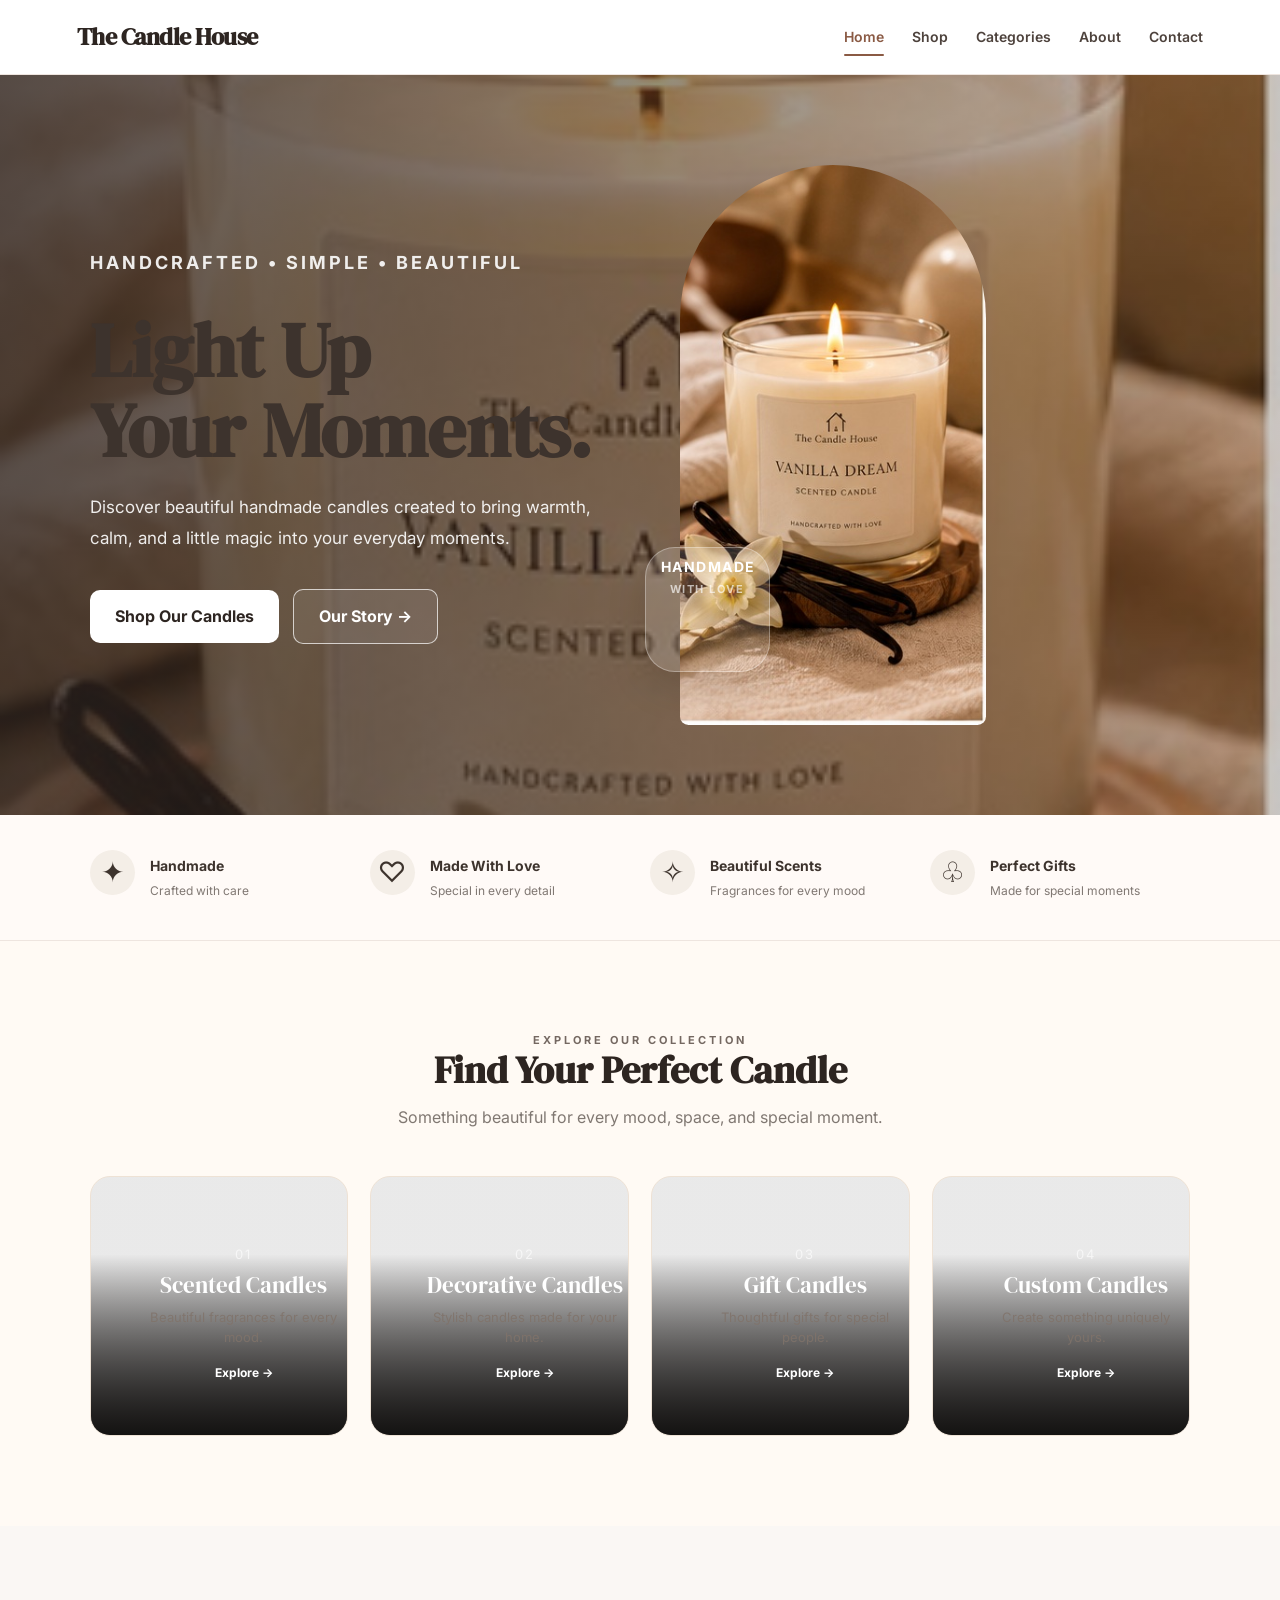
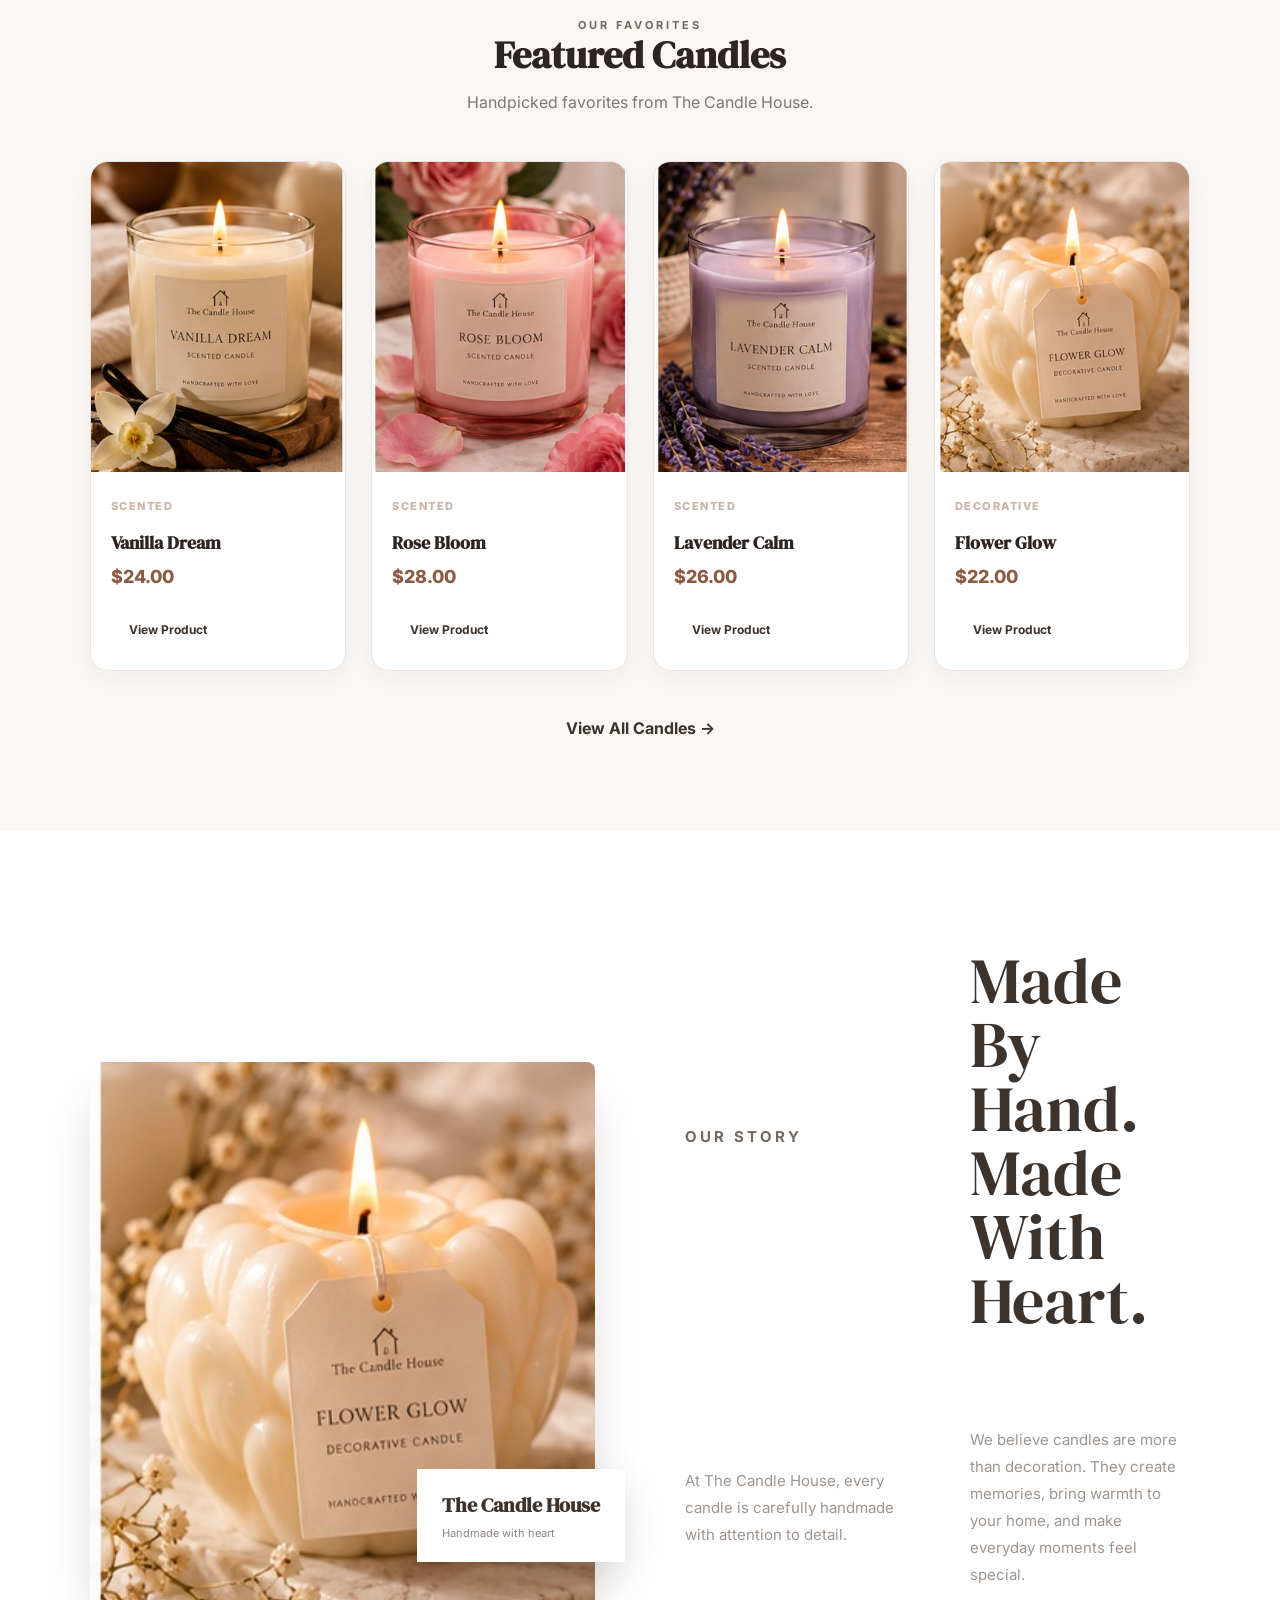
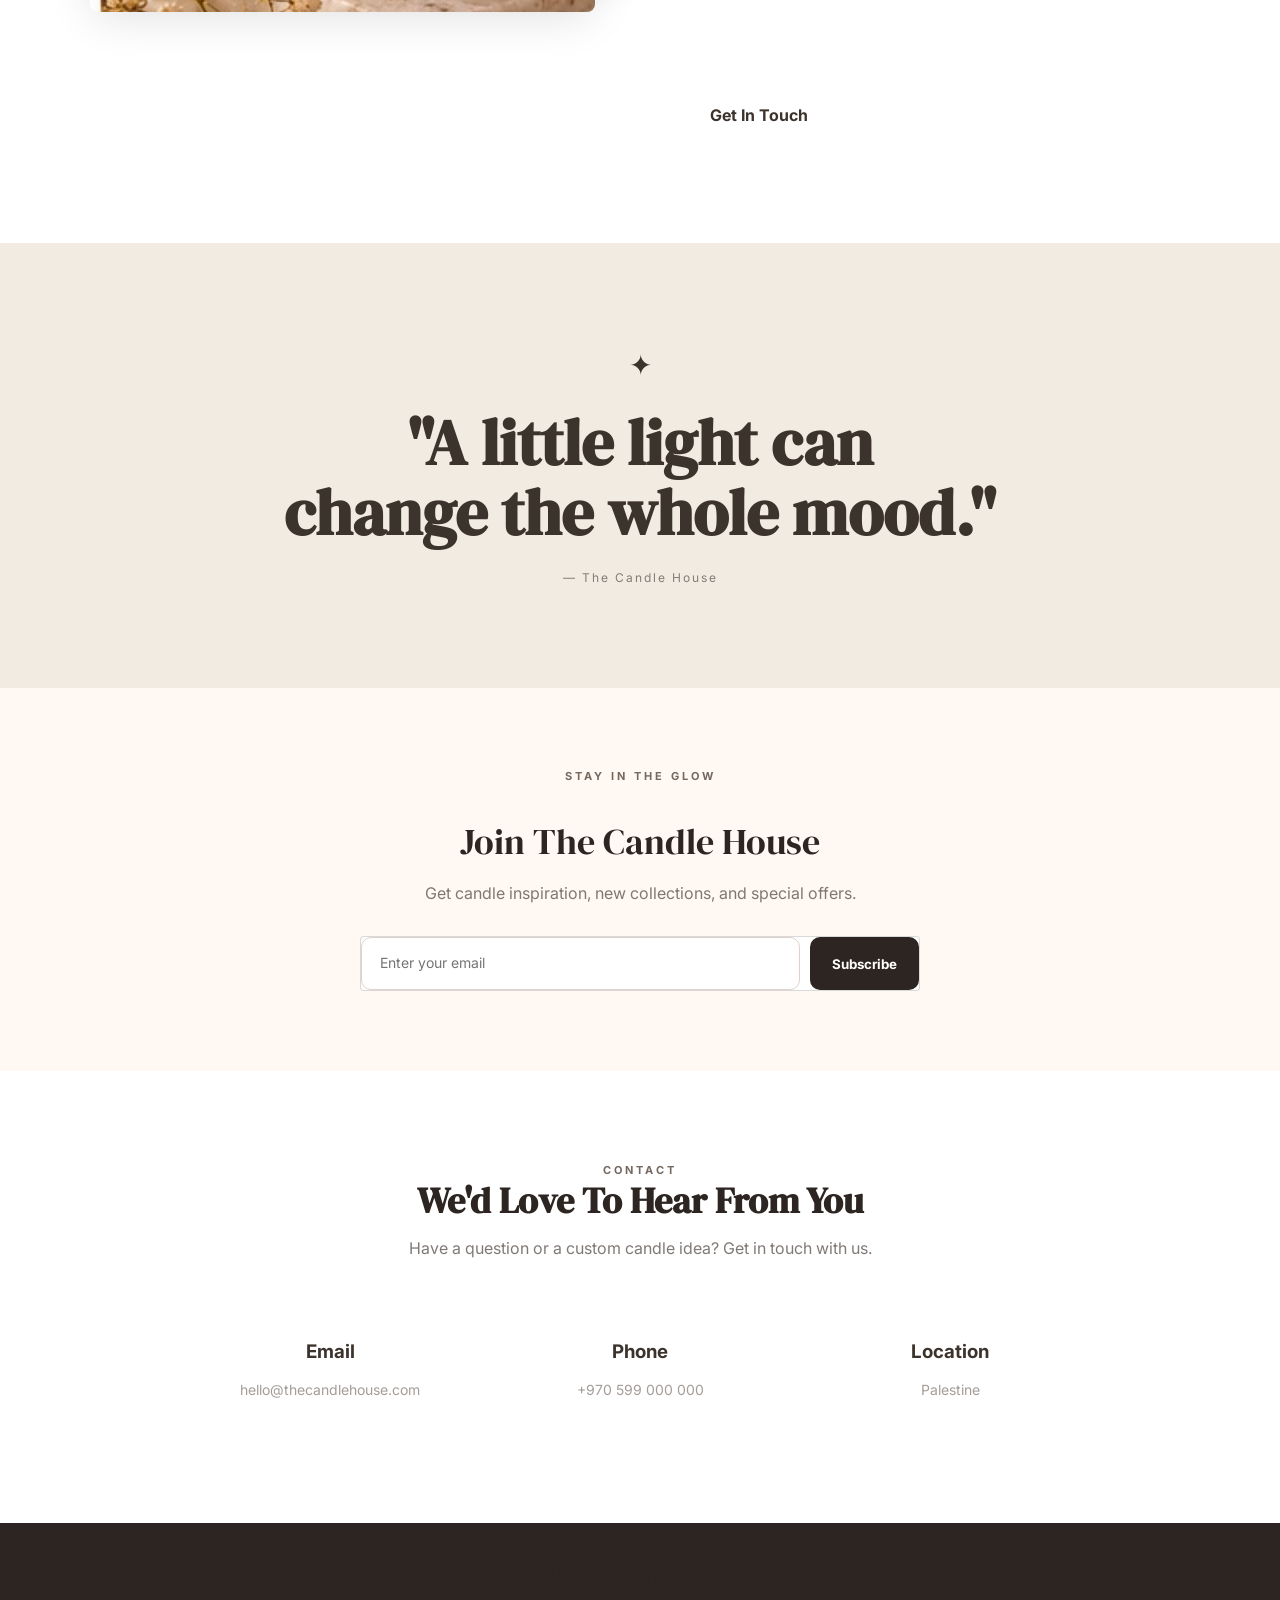
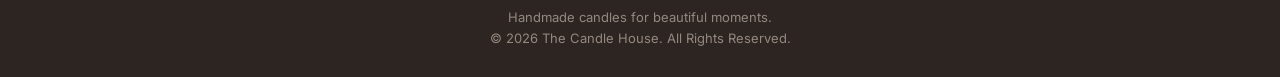
<file: index.html>
<!DOCTYPE html>
<html lang="en">

<head>

    <meta charset="UTF-8">

    <meta name="viewport" content="width=device-width, initial-scale=1.0">

    <title>The Candle House | Handmade Candles</title>

    <link rel="preconnect" href="https://fonts.googleapis.com">

    <link rel="preconnect" href="https://fonts.gstatic.com" crossorigin>

    <link
        href="https://fonts.googleapis.com/css2?family=DM+Serif+Display&family=Inter:wght@400;500;600;700&display=swap"
        rel="stylesheet"
    >

    <link rel="stylesheet" href="style.css">

</head>


<body>


<!-- ================= HEADER ================= -->

<header>

    <div class="logo">
        The Candle House
    </div>

    <nav>

        <a href="index.html" class="active">
            Home
        </a>

        <a href="products.html">
            Shop
        </a>

        <a href="#categories">
            Categories
        </a>

        <a href="#about">
            About
        </a>

        <a href="#contact">
            Contact
        </a>

    </nav>

</header>



<!-- ================= HERO ================= -->

<section class="hero">

    <div class="hero-content">

        <p class="hero-small">
            HANDCRAFTED • SIMPLE • BEAUTIFUL
        </p>

        <h1>
            Light Up<br>
            Your Moments.
        </h1>

        <p>
            Discover beautiful handmade candles created
            to bring warmth, calm, and a little magic
            into your everyday moments.
        </p>

        <div class="hero-actions">

            <a
                href="products.html"
                class="hero-button"
            >
                Shop Our Candles
            </a>

            <a
                href="#about"
                class="hero-link"
            >
                Our Story →
            </a>

        </div>

    </div>


    <div class="hero-image">

        <img
            src="images/vanilla-dream.jpg"
            alt="Handmade Vanilla Dream Candle"
        >

        <div class="hero-badge">

            <strong>
                Handmade
            </strong>

            <span>
                With love
            </span>

        </div>

    </div>

</section>



<!-- ================= MINI FEATURES ================= -->

<section class="features">

    <div class="feature-item">

        <span class="feature-icon">
            ✦
        </span>

        <div>

            <h3>
                Handmade
            </h3>

            <p>
                Crafted with care
            </p>

        </div>

    </div>


    <div class="feature-item">

        <span class="feature-icon">
            ♡
        </span>

        <div>

            <h3>
                Made With Love
            </h3>

            <p>
                Special in every detail
            </p>

        </div>

    </div>


    <div class="feature-item">

        <span class="feature-icon">
            ✧
        </span>

        <div>

            <h3>
                Beautiful Scents
            </h3>

            <p>
                Fragrances for every mood
            </p>

        </div>

    </div>


    <div class="feature-item">

        <span class="feature-icon">
            ♧
        </span>

        <div>

            <h3>
                Perfect Gifts
            </h3>

            <p>
                Made for special moments
            </p>

        </div>

    </div>

</section>



<!-- ================= CATEGORIES ================= -->

<section
    class="categories"
    id="categories"
>

    <div class="section-title">

        <p>
            EXPLORE OUR COLLECTION
        </p>

        <h2>
            Find Your Perfect Candle
        </h2>

        <span>
            Something beautiful for every mood,
            space, and special moment.
        </span>

    </div>


    <div class="category-grid">


        <a
            href="products.html"
            class="category-card"
        >

            <div class="category-image scented-image"></div>

            <div class="category-content">

                <span>
                    01
                </span>

                <h3>
                    Scented Candles
                </h3>

                <p>
                    Beautiful fragrances for every mood.
                </p>

                <strong>
                    Explore →
                </strong>

            </div>

        </a>



        <a
            href="products.html"
            class="category-card"
        >

            <div class="category-image decorative-image"></div>

            <div class="category-content">

                <span>
                    02
                </span>

                <h3>
                    Decorative Candles
                </h3>

                <p>
                    Stylish candles made for your home.
                </p>

                <strong>
                    Explore →
                </strong>

            </div>

        </a>



        <a
            href="products.html"
            class="category-card"
        >

            <div class="category-image gift-image"></div>

            <div class="category-content">

                <span>
                    03
                </span>

                <h3>
                    Gift Candles
                </h3>

                <p>
                    Thoughtful gifts for special people.
                </p>

                <strong>
                    Explore →
                </strong>

            </div>

        </a>



        <a
            href="products.html"
            class="category-card"
        >

            <div class="category-image custom-image"></div>

            <div class="category-content">

                <span>
                    04
                </span>

                <h3>
                    Custom Candles
                </h3>

                <p>
                    Create something uniquely yours.
                </p>

                <strong>
                    Explore →
                </strong>

            </div>

        </a>

    </div>

</section>



<!-- ================= FEATURED PRODUCTS ================= -->

<section class="featured">

    <div class="section-title">

        <p>
            OUR FAVORITES
        </p>

        <h2>
            Featured Candles
        </h2>

        <span>
            Handpicked favorites from The Candle House.
        </span>

    </div>


    <div class="products-grid">


        <!-- Vanilla Dream -->

        <div class="product-card">

            <div
                class="product-image"
                style="background-image: url('images/vanilla-dream.jpg');"
            ></div>

            <div class="product-info">

                <span class="product-category">
                    Scented
                </span>

                <h3>
                    Vanilla Dream
                </h3>

                <p>
                    $24
                </p>

                <a
                    href="products.html"
                    class="product-button"
                >
                    View Product
                </a>

            </div>

        </div>



        <!-- Rose Bloom -->

        <div class="product-card">

            <div
                class="product-image"
                style="background-image: url('images/rose-bloom.jpg');"
            ></div>

            <div class="product-info">

                <span class="product-category">
                    Scented
                </span>

                <h3>
                    Rose Bloom
                </h3>

                <p>
                    $28
                </p>

                <a
                    href="products.html"
                    class="product-button"
                >
                    View Product
                </a>

            </div>

        </div>



        <!-- Lavender Calm -->

        <div class="product-card">

            <div
                class="product-image"
                style="background-image: url('images/lavender-calm.jpg');"
            ></div>

            <div class="product-info">

                <span class="product-category">
                    Scented
                </span>

                <h3>
                    Lavender Calm
                </h3>

                <p>
                    $26
                </p>

                <a
                    href="products.html"
                    class="product-button"
                >
                    View Product
                </a>

            </div>

        </div>



        <!-- Flower Glow -->

        <div class="product-card">

            <div
                class="product-image"
                style="background-image: url('images/flower-glow.jpg');"
            ></div>

            <div class="product-info">

                <span class="product-category">
                    Decorative
                </span>

                <h3>
                    Flower Glow
                </h3>

                <p>
                    $22
                </p>

                <a
                    href="products.html"
                    class="product-button"
                >
                    View Product
                </a>

            </div>

        </div>

    </div>


    <div class="view-all">

        <a href="products.html">
            View All Candles →
        </a>

    </div>

</section>



<!-- ================= ABOUT ================= -->

<section
    class="about"
    id="about"
>

    <div class="about-image">

        <img
            src="images/flower-glow.jpg"
            alt="Handmade decorative candle"
        >

        <div class="about-label">

            <strong>
                The Candle House
            </strong>

            <span>
                Handmade with heart
            </span>

        </div>

    </div>


    <div class="about-content">

        <p class="about-small">
            OUR STORY
        </p>

        <h2>
            Made By Hand.<br>
            Made With Heart.
        </h2>

        <p>
            At The Candle House, every candle is carefully
            handmade with attention to detail.
        </p>

        <p>
            We believe candles are more than decoration.
            They create memories, bring warmth to your home,
            and make everyday moments feel special.
        </p>

        <a
            href="#contact"
            class="about-button"
        >
            Get In Touch
        </a>

    </div>

</section>



<!-- ================= QUOTE ================= -->

<section class="candle-quote">

    <div>

        <span>
            ✦
        </span>

        <h2>
            "A little light can<br>
            change the whole mood."
        </h2>

        <p>
            — The Candle House
        </p>

    </div>

</section>



<!-- ================= NEWSLETTER ================= -->

<section class="newsletter">

    <p>
        STAY IN THE GLOW
    </p>

    <h2>
        Join The Candle House
    </h2>

    <span>
        Get candle inspiration, new collections,
        and special offers.
    </span>


    <form>

        <input
            type="email"
            placeholder="Enter your email"
            required
        >

        <button type="submit">
            Subscribe
        </button>

    </form>

</section>



<!-- ================= CONTACT ================= -->

<section
    class="contact"
    id="contact"
>

    <div class="section-title">

        <p>
            CONTACT
        </p>

        <h2>
            We'd Love To Hear From You
        </h2>

        <span>
            Have a question or a custom candle idea?
            Get in touch with us.
        </span>

    </div>


    <div class="contact-info">


        <div>

            <h3>
                Email
            </h3>

            <p>
                hello@thecandlehouse.com
            </p>

        </div>


        <div>

            <h3>
                Phone
            </h3>

            <p>
                +970 599 000 000
            </p>

        </div>


        <div>

            <h3>
                Location
            </h3>

            <p>
                Palestine
            </p>

        </div>

    </div>

</section>



<!-- ================= FOOTER ================= -->

<footer>

    <div class="logo">
        The Candle House
    </div>

    <p>
        Handmade candles for beautiful moments.
    </p>

    <p>
        © 2026 The Candle House. All Rights Reserved.
    </p>

</footer>



<script src="script.js"></script>

</body>

</html>
</file>
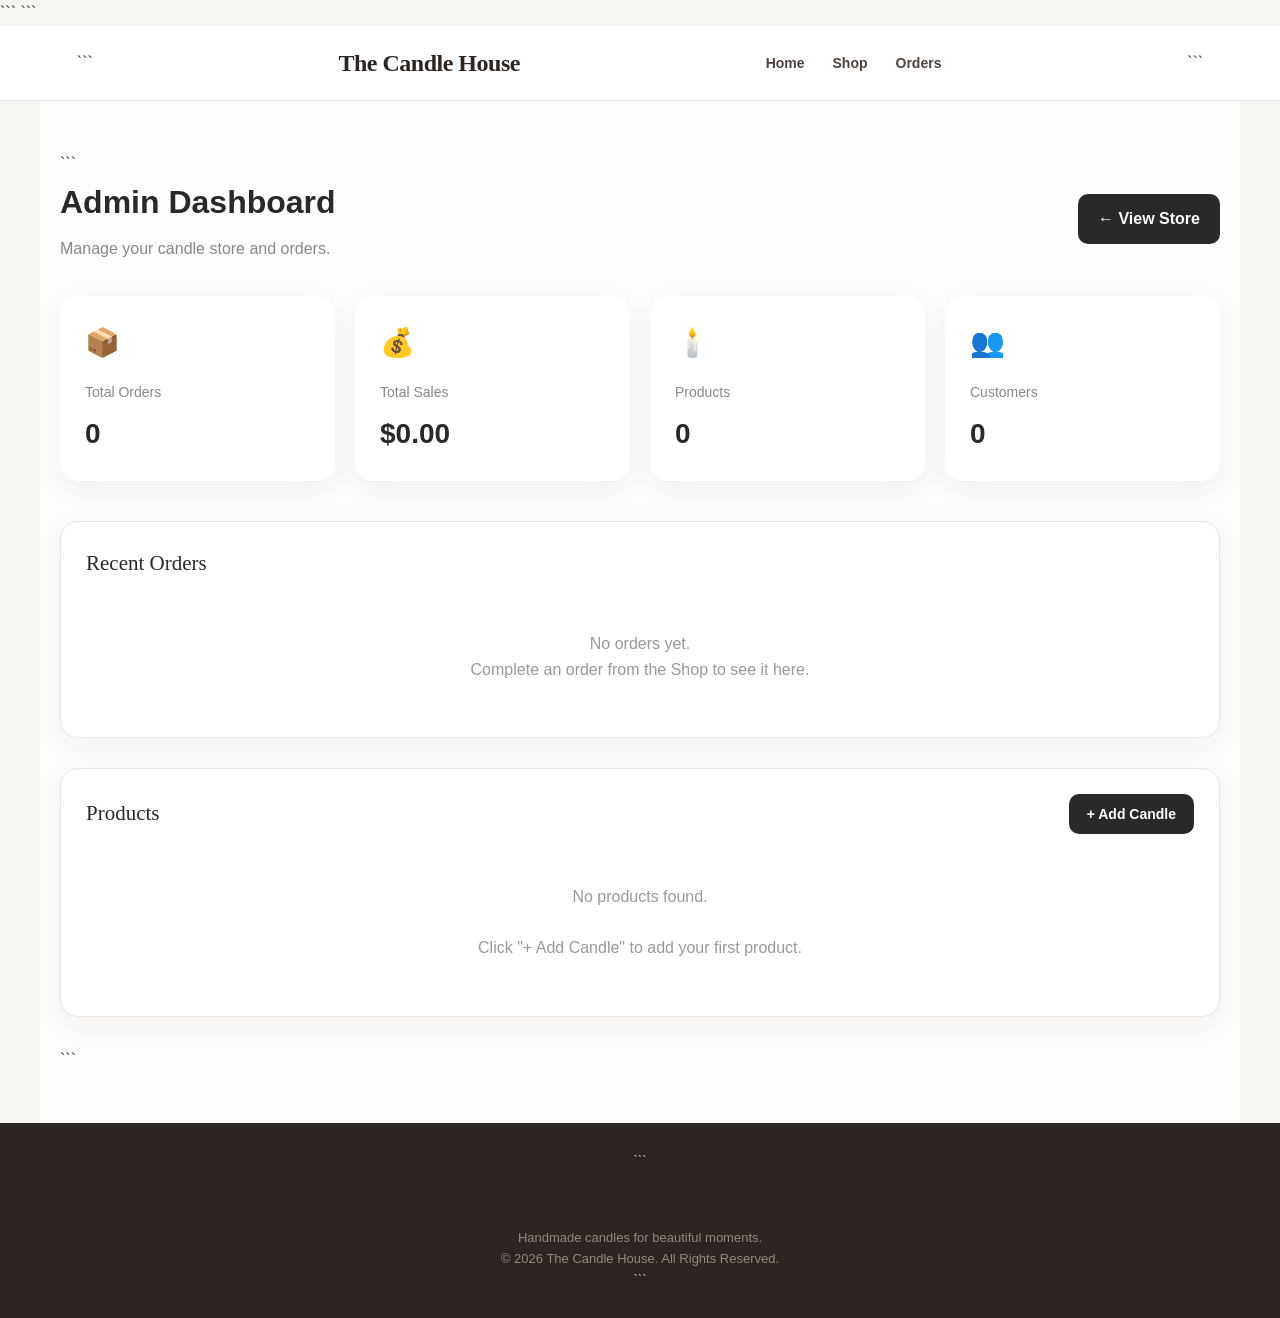
<file: admin.html>
<!DOCTYPE html>

<html lang="en">

<head>

```
<meta charset="UTF-8">

<meta
    name="viewport"
    content="width=device-width, initial-scale=1.0"
>

<title>The Candle House | Admin Dashboard</title>

<link rel="stylesheet" href="style.css">
```

<style>

body {
    margin: 0;
    background: #f7f5f1;
}


/* =========================
   ADMIN PAGE
========================= */

.admin-page {
    max-width: 1200px;
    margin: auto;
    padding: 50px 20px;
}


/* =========================
   HEADER
========================= */

.admin-header {
    display: flex;
    justify-content: space-between;
    align-items: center;
    gap: 20px;
    margin-bottom: 35px;
}


.admin-header h1 {
    margin: 0;
    font-size: 32px;
    color: #292929;
}


.admin-header p {
    margin: 8px 0 0;
    color: #888;
}


.back-home {
    text-decoration: none;
    padding: 12px 20px;
    background: #292929;
    color: white;
    border-radius: 10px;
    font-weight: 600;
}


.back-home:hover {
    background: #444;
}


/* =========================
   STATS
========================= */

.stats-grid {
    display: grid;
    grid-template-columns: repeat(4, 1fr);
    gap: 20px;
    margin-bottom: 40px;
}


.stat-card {
    background: white;
    padding: 25px;
    border-radius: 18px;
    box-shadow: 0 8px 30px rgba(0,0,0,0.05);
}


.stat-icon {
    font-size: 28px;
    margin-bottom: 15px;
}


.stat-card span {
    display: block;
    color: #888;
    font-size: 14px;
    margin-bottom: 8px;
}


.stat-card strong {
    font-size: 28px;
    color: #292929;
}


/* =========================
   SECTIONS
========================= */

.admin-section {
    background: white;
    border-radius: 18px;
    padding: 25px;
    margin-bottom: 30px;
    box-shadow: 0 8px 30px rgba(0,0,0,0.05);
}


.section-heading {
    display: flex;
    justify-content: space-between;
    align-items: center;
    margin-bottom: 20px;
}


.section-heading h2 {
    margin: 0;
    color: #292929;
    font-size: 21px;
}


/* =========================
   ADD BUTTON
========================= */

.add-product-button {
    border: none;
    background: #292929;
    color: white;
    padding: 12px 18px;
    border-radius: 10px;
    cursor: pointer;
    font-weight: 600;
    font-size: 14px;
}


.add-product-button:hover {
    background: #444;
}


/* =========================
   ORDERS
========================= */

.admin-order {
    padding: 22px 0;
    border-bottom: 1px solid #eee;
}


.admin-order:last-child {
    border-bottom: none;
}


.admin-order-top {
    display: flex;
    justify-content: space-between;
    align-items: flex-start;
    gap: 20px;
}


.admin-order-info h3 {
    margin: 0 0 7px;
    font-size: 17px;
    color: #333;
}


.admin-order-info p {
    margin: 4px 0;
    color: #888;
    font-size: 14px;
}


.order-amount {
    font-weight: 700;
    color: #292929;
    font-size: 18px;
}


.order-status {
    display: inline-block;
    margin-top: 8px;
    padding: 5px 10px;
    border-radius: 20px;
    background: #edf8f0;
    color: #398452;
    font-size: 12px;
    font-weight: 600;
}


.order-details {
    margin-top: 15px;
    padding: 15px;
    background: #faf9f7;
    border-radius: 12px;
}


.order-details-title {
    font-size: 13px;
    font-weight: 700;
    color: #555;
    margin-bottom: 10px;
}


.order-product-row {
    display: flex;
    justify-content: space-between;
    gap: 15px;
    padding: 7px 0;
    font-size: 14px;
    color: #666;
}


.order-extra {
    margin-top: 12px;
    font-size: 13px;
    color: #777;
}


.order-date {
    margin-top: 8px;
    font-size: 12px;
    color: #aaa;
}


/* =========================
   PRODUCTS
========================= */

.products-grid {
    display: grid;
    grid-template-columns: repeat(4, 1fr);
    gap: 18px;
}


.admin-product {
    border: 1px solid #eee;
    border-radius: 14px;
    overflow: hidden;
    background: white;
}


.admin-product img {
    width: 100%;
    height: 180px;
    object-fit: cover;
    display: block;
}


.admin-product-info {
    padding: 15px;
}


.admin-product-info h3 {
    margin: 0 0 7px;
    font-size: 16px;
    color: #333;
}


.admin-product-info p {
    margin: 0;
    color: #888;
    font-size: 14px;
}


.product-price {
    margin-top: 10px;
    font-weight: 700;
    color: #292929;
}


/* =========================
   ACTIONS
========================= */

.product-actions {
    display: flex;
    gap: 8px;
    margin-top: 15px;
}


.edit-button,
.delete-button {
    flex: 1;
    border: none;
    padding: 9px 8px;
    border-radius: 8px;
    cursor: pointer;
    font-weight: 600;
    font-size: 13px;
}


.edit-button {
    background: #f1eee8;
    color: #292929;
}


.delete-button {
    background: #fbecec;
    color: #b23b3b;
}


/* =========================
   MODAL
========================= */

.modal-overlay {
    position: fixed;
    inset: 0;
    background: rgba(0,0,0,0.55);
    display: none;
    justify-content: center;
    align-items: center;
    padding: 20px;
    z-index: 9999;
}


.modal-overlay.active {
    display: flex;
}


.product-modal {
    width: 100%;
    max-width: 500px;
    background: white;
    border-radius: 20px;
    padding: 30px;
    box-shadow: 0 20px 60px rgba(0,0,0,0.2);
    position: relative;
    max-height: 90vh;
    overflow-y: auto;
}


.modal-close {
    position: absolute;
    top: 15px;
    right: 18px;
    border: none;
    background: transparent;
    font-size: 25px;
    cursor: pointer;
    color: #777;
}


.product-modal h2 {
    margin: 0 0 25px;
    color: #292929;
}


.form-group {
    margin-bottom: 16px;
}


.form-group label {
    display: block;
    margin-bottom: 7px;
    font-size: 14px;
    font-weight: 600;
    color: #444;
}


.form-group input,
.form-group select {
    width: 100%;
    box-sizing: border-box;
    padding: 12px 13px;
    border: 1px solid #ddd;
    border-radius: 10px;
    outline: none;
    font-size: 14px;
    background: white;
}


/* =========================
   IMAGE UPLOAD
========================= */

.image-upload-box {
    border: 2px dashed #d8d3cb;
    border-radius: 14px;
    padding: 20px;
    text-align: center;
    background: #faf9f7;
    cursor: pointer;
}


.image-upload-box:hover {
    border-color: #999;
    background: #f5f3ef;
}


.image-upload-box input {
    display: none;
}


.upload-icon {
    font-size: 35px;
    margin-bottom: 8px;
}


.upload-text {
    color: #666;
    font-size: 14px;
}


.image-preview {
    width: 100%;
    max-height: 220px;
    object-fit: cover;
    border-radius: 12px;
    margin-top: 15px;
    display: none;
}


/* =========================
   MODAL BUTTONS
========================= */

.modal-buttons {
    display: flex;
    gap: 10px;
    margin-top: 22px;
}


.save-product-button,
.cancel-button {
    flex: 1;
    padding: 12px;
    border: none;
    border-radius: 10px;
    cursor: pointer;
    font-weight: 600;
}


.save-product-button {
    background: #292929;
    color: white;
}


.cancel-button {
    background: #eee;
    color: #333;
}


/* =========================
   EMPTY
========================= */

.empty-message {
    text-align: center;
    padding: 30px;
    color: #999;
    grid-column: 1 / -1;
}


/* =========================
   RESPONSIVE
========================= */

@media (max-width: 900px) {

    .stats-grid {
        grid-template-columns: repeat(2, 1fr);
    }

    .products-grid {
        grid-template-columns: repeat(2, 1fr);
    }

}


@media (max-width: 600px) {

    .admin-header {
        flex-direction: column;
        align-items: flex-start;
    }

    .stats-grid,
    .products-grid {
        grid-template-columns: 1fr;
    }

    .admin-order-top {
        flex-direction: column;
    }

}

</style>

</head>

<body>

<header>

```
<div class="logo">
    The Candle House
</div>


<nav>

    <a href="index.html">
        Home
    </a>

    <a href="products.html">
        Shop
    </a>

    <a href="orders.html">
        Orders
    </a>

</nav>
```

</header>

<section class="admin-page">

```
<div class="admin-header">

    <div>

        <h1>
            Admin Dashboard
        </h1>

        <p>
            Manage your candle store and orders.
        </p>

    </div>


    <a
        href="index.html"
        class="back-home"
    >
        ← View Store
    </a>

</div>



<!-- =========================
     STATS
========================= -->

<div class="stats-grid">


    <div class="stat-card">

        <div class="stat-icon">
            📦
        </div>

        <span>
            Total Orders
        </span>

        <strong id="totalOrders">
            0
        </strong>

    </div>



    <div class="stat-card">

        <div class="stat-icon">
            💰
        </div>

        <span>
            Total Sales
        </span>

        <strong id="totalSales">
            $0.00
        </strong>

    </div>



    <div class="stat-card">

        <div class="stat-icon">
            🕯️
        </div>

        <span>
            Products
        </span>

        <strong id="totalProducts">
            0
        </strong>

    </div>



    <div class="stat-card">

        <div class="stat-icon">
            👥
        </div>

        <span>
            Customers
        </span>

        <strong id="totalCustomers">
            0
        </strong>

    </div>

</div>



<!-- =========================
     ORDERS
========================= -->

<div class="admin-section">


    <div class="section-heading">

        <h2>
            Recent Orders
        </h2>

    </div>


    <div id="ordersContainer"></div>

</div>



<!-- =========================
     PRODUCTS
========================= -->

<div class="admin-section">


    <div class="section-heading">

        <h2>
            Products
        </h2>


        <button
            class="add-product-button"
            onclick="openAddProductModal()"
        >
            + Add Candle
        </button>

    </div>


    <div
        id="productsContainer"
        class="products-grid"
    ></div>

</div>
```

</section>

<!-- =========================
     PRODUCT MODAL
========================= -->

<div
    class="modal-overlay"
    id="productModal"
>

```
<div class="product-modal">


    <button
        class="modal-close"
        onclick="closeProductModal()"
    >
        ×
    </button>


    <h2 id="modalTitle">
        Add New Candle
    </h2>


    <input
        type="hidden"
        id="productId"
    >


    <div class="form-group">

        <label>
            Candle Name
        </label>

        <input
            type="text"
            id="productName"
            placeholder="Example: Vanilla Dream"
        >

    </div>



    <div class="form-group">

        <label>
            Price
        </label>

        <input
            type="number"
            id="productPrice"
            placeholder="25"
            min="0"
            step="0.01"
        >

    </div>



    <div class="form-group">

        <label>
            Category
        </label>

        <select id="productCategory">

            <option value="Candle">
                Candle
            </option>

            <option value="Scented">
                Scented
            </option>

            <option value="Soy Candle">
                Soy Candle
            </option>

            <option value="Luxury">
                Luxury
            </option>

            <option value="Gift">
                Gift
            </option>

        </select>

    </div>



    <div class="form-group">

        <label>
            Candle Image
        </label>


        <label
            class="image-upload-box"
            for="productImage"
        >

            <div class="upload-icon">
                📷
            </div>

            <div class="upload-text">
                Click here to choose a candle image
            </div>


            <input
                type="file"
                id="productImage"
                accept="image/*"
                onchange="previewImage(event)"
            >


            <img
                id="imagePreview"
                class="image-preview"
                alt="Image Preview"
            >

        </label>

    </div>



    <div class="modal-buttons">


        <button
            class="cancel-button"
            onclick="closeProductModal()"
        >
            Cancel
        </button>


        <button
            class="save-product-button"
            onclick="saveProduct()"
        >
            Save Candle
        </button>

    </div>

</div>
```

</div>

<footer>

```
<div class="logo">
    The Candle House
</div>

<p>
    Handmade candles for beautiful moments.
</p>

<p>
    © 2026 The Candle House. All Rights Reserved.
</p>
```

</footer>

<script>


/* =========================
   PRODUCTS
========================= */

function getProducts() {

    return JSON.parse(
        localStorage.getItem(
            "candleHouseProducts"
        )
    ) || [];

}


function saveProducts(products) {

    localStorage.setItem(
        "candleHouseProducts",
        JSON.stringify(products)
    );

}



/* =========================
   ORDERS
========================= */

function getOrders() {

    return JSON.parse(
        localStorage.getItem(
            "candleHouseOrders"
        )
    ) || [];

}



/* =========================
   LOAD DASHBOARD
========================= */

function loadAdminDashboard() {

    const orders =
        getOrders();


    const products =
        getProducts();



    /* TOTAL ORDERS */

    document.getElementById(
        "totalOrders"
    ).textContent =
        orders.length;



    /* TOTAL SALES */

    let totalSales = 0;


    orders.forEach(order => {

        if (
            typeof order.total === "number"
        ) {

            totalSales +=
                order.total;

        }

        else {

            let subtotal = 0;


            (order.items || []).forEach(item => {

                subtotal +=
                    Number(item.price || 0) *
                    Number(item.quantity || 0);

            });


            const shipping =
                subtotal > 0 && subtotal < 200
                    ? 15
                    : 0;


            totalSales +=
                subtotal + shipping;

        }

    });


    document.getElementById(
        "totalSales"
    ).textContent =
        `$${totalSales.toFixed(2)}`;



    /* TOTAL PRODUCTS */

    document.getElementById(
        "totalProducts"
    ).textContent =
        products.length;



    /* UNIQUE CUSTOMERS */

    const customers = [];


    orders.forEach(order => {

        const email =
            order.customer &&
            order.customer.email;


        if (
            email &&
            !customers.includes(email)
        ) {

            customers.push(email);

        }

    });


    document.getElementById(
        "totalCustomers"
    ).textContent =
        customers.length;



    renderOrders(orders);

    renderProducts(products);

}



/* =========================
   RENDER ORDERS
========================= */

function renderOrders(orders) {

    const container =
        document.getElementById(
            "ordersContainer"
        );


    if (orders.length === 0) {

        container.innerHTML = `

            <div class="empty-message">

                No orders yet.

                <br>

                Complete an order from
                the Shop to see it here.

            </div>

        `;

        return;

    }



    const recentOrders =
        [...orders]
            .reverse()
            .slice(0, 5);


    container.innerHTML = "";



    recentOrders.forEach(order => {


        const customer =
            order.customer || {};


        const orderTotal =
            Number(order.total || 0);



        const element =
            document.createElement("div");


        element.className =
            "admin-order";



        /* PRODUCTS HTML */

        let productsHTML = "";


        (order.items || []).forEach(item => {

            const quantity =
                Number(item.quantity || 1);


            const price =
                Number(item.price || 0);


            const itemTotal =
                price * quantity;


            productsHTML += `

                <div class="order-product-row">

                    <span>
                        ${item.name || "Candle"}
                        × ${quantity}
                    </span>

                    <strong>
                        $${itemTotal.toFixed(2)}
                    </strong>

                </div>

            `;

        });



        /* DATE */

        let orderDate =
            "Date unavailable";


        if (order.date) {

            const date =
                new Date(order.date);


            if (!isNaN(date.getTime())) {

                orderDate =
                    date.toLocaleString();

            }

        }



        element.innerHTML = `

            <div class="admin-order-top">


                <div class="admin-order-info">

                    <h3>
                        #${order.orderNumber || "N/A"}
                    </h3>


                    <p>
                        👤
                        ${customer.firstName || ""}
                        ${customer.lastName || ""}
                    </p>


                    <p>
                        ✉️
                        ${customer.email || "No email"}
                    </p>


                    <p>
                        📞
                        ${customer.phone || "No phone"}
                    </p>


                    <span class="order-status">
                        ${order.status || "Pending"}
                    </span>

                </div>



                <div class="order-amount">

                    $${orderTotal.toFixed(2)}

                </div>


            </div>



            <div class="order-details">


                <div class="order-details-title">
                    Ordered Candles
                </div>


                ${productsHTML || `

                    <div class="order-product-row">
                        <span>No products found</span>
                    </div>

                `}


                <div class="order-extra">

                    💳 Payment:
                    ${getPaymentName(order.paymentMethod)}

                </div>


                <div class="order-extra">

                    📍 Address:
                    ${customer.address || ""}
                    ${customer.city ? ", " + customer.city : ""}
                    ${customer.country ? ", " + customer.country : ""}

                </div>


                ${
                    customer.notes
                        ? `
                            <div class="order-extra">
                                📝 Notes:
                                ${customer.notes}
                            </div>
                        `
                        : ""
                }


                <div class="order-date">

                    🕒 ${orderDate}

                </div>

            </div>

        `;


        container.appendChild(element);

    });

}



/* =========================
   PAYMENT NAME
========================= */

function getPaymentName(payment) {

    if (payment === "cash") {

        return "Cash on Delivery";

    }


    if (payment === "card") {

        return "Credit / Debit Card";

    }


    if (payment === "bank") {

        return "Bank Transfer";

    }


    return "Not specified";

}



/* =========================
   RENDER PRODUCTS
========================= */

function renderProducts(products) {

    const container =
        document.getElementById(
            "productsContainer"
        );


    if (products.length === 0) {

        container.innerHTML = `

            <div class="empty-message">

                No products found.

                <br><br>

                Click "+ Add Candle"
                to add your first product.

            </div>

        `;

        return;

    }


    container.innerHTML = "";


    products.forEach(product => {

        const element =
            document.createElement("div");


        element.className =
            "admin-product";


        element.innerHTML = `

            <img
                src="${product.image || ""}"
                alt="${product.name || "Candle"}"
            >


            <div class="admin-product-info">

                <h3>
                    ${product.name || "Unnamed Candle"}
                </h3>


                <p>
                    ${product.category || "Candle"}
                </p>


                <div class="product-price">
                    $${Number(product.price || 0).toFixed(2)}
                </div>


                <div class="product-actions">


                    <button
                        class="edit-button"
                        onclick="editProduct('${product.id}')"
                    >
                        ✏️ Edit
                    </button>


                    <button
                        class="delete-button"
                        onclick="deleteProduct('${product.id}')"
                    >
                        🗑️ Delete
                    </button>

                </div>

            </div>

        `;


        container.appendChild(element);

    });

}



/* =========================
   OPEN ADD MODAL
========================= */

function openAddProductModal() {

    document.getElementById(
        "modalTitle"
    ).textContent =
        "Add New Candle";


    document.getElementById(
        "productId"
    ).value = "";


    document.getElementById(
        "productName"
    ).value = "";


    document.getElementById(
        "productPrice"
    ).value = "";


    document.getElementById(
        "productCategory"
    ).value =
        "Candle";


    document.getElementById(
        "productImage"
    ).value = "";


    const preview =
        document.getElementById(
            "imagePreview"
        );


    preview.src = "";

    preview.style.display =
        "none";


    document.getElementById(
        "productModal"
    ).classList.add("active");

}



/* =========================
   CLOSE MODAL
========================= */

function closeProductModal() {

    document.getElementById(
        "productModal"
    ).classList.remove("active");

}



/* =========================
   IMAGE PREVIEW
========================= */

function previewImage(event) {

    const file =
        event.target.files[0];


    if (!file) {

        return;

    }


    const reader =
        new FileReader();


    reader.onload = function(e) {

        const preview =
            document.getElementById(
                "imagePreview"
            );


        preview.src =
            e.target.result;


        preview.style.display =
            "block";

    };


    reader.readAsDataURL(file);

}



/* =========================
   EDIT PRODUCT
========================= */

function editProduct(id) {

    const products =
        getProducts();


    const product =
        products.find(
            item =>
                String(item.id) ===
                String(id)
        );


    if (!product) {

        alert(
            "Product not found."
        );

        return;

    }


    document.getElementById(
        "modalTitle"
    ).textContent =
        "Edit Candle";


    document.getElementById(
        "productId"
    ).value =
        product.id;


    document.getElementById(
        "productName"
    ).value =
        product.name || "";


    document.getElementById(
        "productPrice"
    ).value =
        product.price || "";


    document.getElementById(
        "productCategory"
    ).value =
        product.category || "Candle";


    const preview =
        document.getElementById(
            "imagePreview"
        );


    if (product.image) {

        preview.src =
            product.image;

        preview.style.display =
            "block";

    }

    else {

        preview.src = "";

        preview.style.display =
            "none";

    }


    document.getElementById(
        "productImage"
    ).value = "";


    document.getElementById(
        "productModal"
    ).classList.add("active");

}



/* =========================
   SAVE PRODUCT
========================= */

function saveProduct() {

    const id =
        document.getElementById(
            "productId"
        ).value;


    const name =
        document.getElementById(
            "productName"
        ).value.trim();


    const price =
        document.getElementById(
            "productPrice"
        ).value;


    const category =
        document.getElementById(
            "productCategory"
        ).value;


    const imageInput =
        document.getElementById(
            "productImage"
        );


    if (!name) {

        alert(
            "Please enter the candle name."
        );

        return;

    }


    if (
        price === "" ||
        Number(price) < 0
    ) {

        alert(
            "Please enter a valid price."
        );

        return;

    }


    const products =
        getProducts();



    /* ADD NEW */

    if (!id) {

        const file =
            imageInput.files[0];


        if (!file) {

            alert(
                "Please choose a candle image."
            );

            return;

        }


        const reader =
            new FileReader();


        reader.onload = function(e) {

            const newProduct = {

                id: Date.now(),

                name: name,

                price: Number(price),

                category: category,

                image: e.target.result

            };


            products.push(
                newProduct
            );


            saveProducts(
                products
            );


            closeProductModal();

            loadAdminDashboard();


            alert(
                "Candle added successfully! 🕯️"
            );

        };


        reader.readAsDataURL(file);

        return;

    }



    /* EDIT */

    const index =
        products.findIndex(
            product =>
                String(product.id) ===
                String(id)
        );


    if (index === -1) {

        alert(
            "Product not found."
        );

        return;

    }


    products[index].name =
        name;


    products[index].price =
        Number(price);


    products[index].category =
        category;



    const file =
        imageInput.files[0];


    /* NEW IMAGE */

    if (file) {

        const reader =
            new FileReader();


        reader.onload = function(e) {

            products[index].image =
                e.target.result;


            saveProducts(
                products
            );


            closeProductModal();

            loadAdminDashboard();


            alert(
                "Candle updated successfully! 🕯️"
            );

        };


        reader.readAsDataURL(file);

    }

    else {

        saveProducts(
            products
        );


        closeProductModal();

        loadAdminDashboard();


        alert(
            "Candle updated successfully! 🕯️"
        );

    }

}



/* =========================
   DELETE PRODUCT
========================= */

function deleteProduct(id) {

    const products =
        getProducts();


    const product =
        products.find(
            item =>
                String(item.id) ===
                String(id)
        );


    if (!product) {

        return;

    }


    const confirmed =
        confirm(
            `Delete "${product.name}"?`
        );


    if (!confirmed) {

        return;

    }


    const updatedProducts =
        products.filter(
            item =>
                String(item.id) !==
                String(id)
        );


    saveProducts(
        updatedProducts
    );


    loadAdminDashboard();


    alert(
        "Candle deleted successfully."
    );

}



/* =========================
   CLOSE MODAL OUTSIDE
========================= */

document
    .getElementById("productModal")
    .addEventListener(
        "click",
        function(event) {

            if (
                event.target === this
            ) {

                closeProductModal();

            }

        }
    );



/* =========================
   START
========================= */

document.addEventListener(
    "DOMContentLoaded",
    function() {

        loadAdminDashboard();

    }
);

</script>

</body>

</html>
</file>
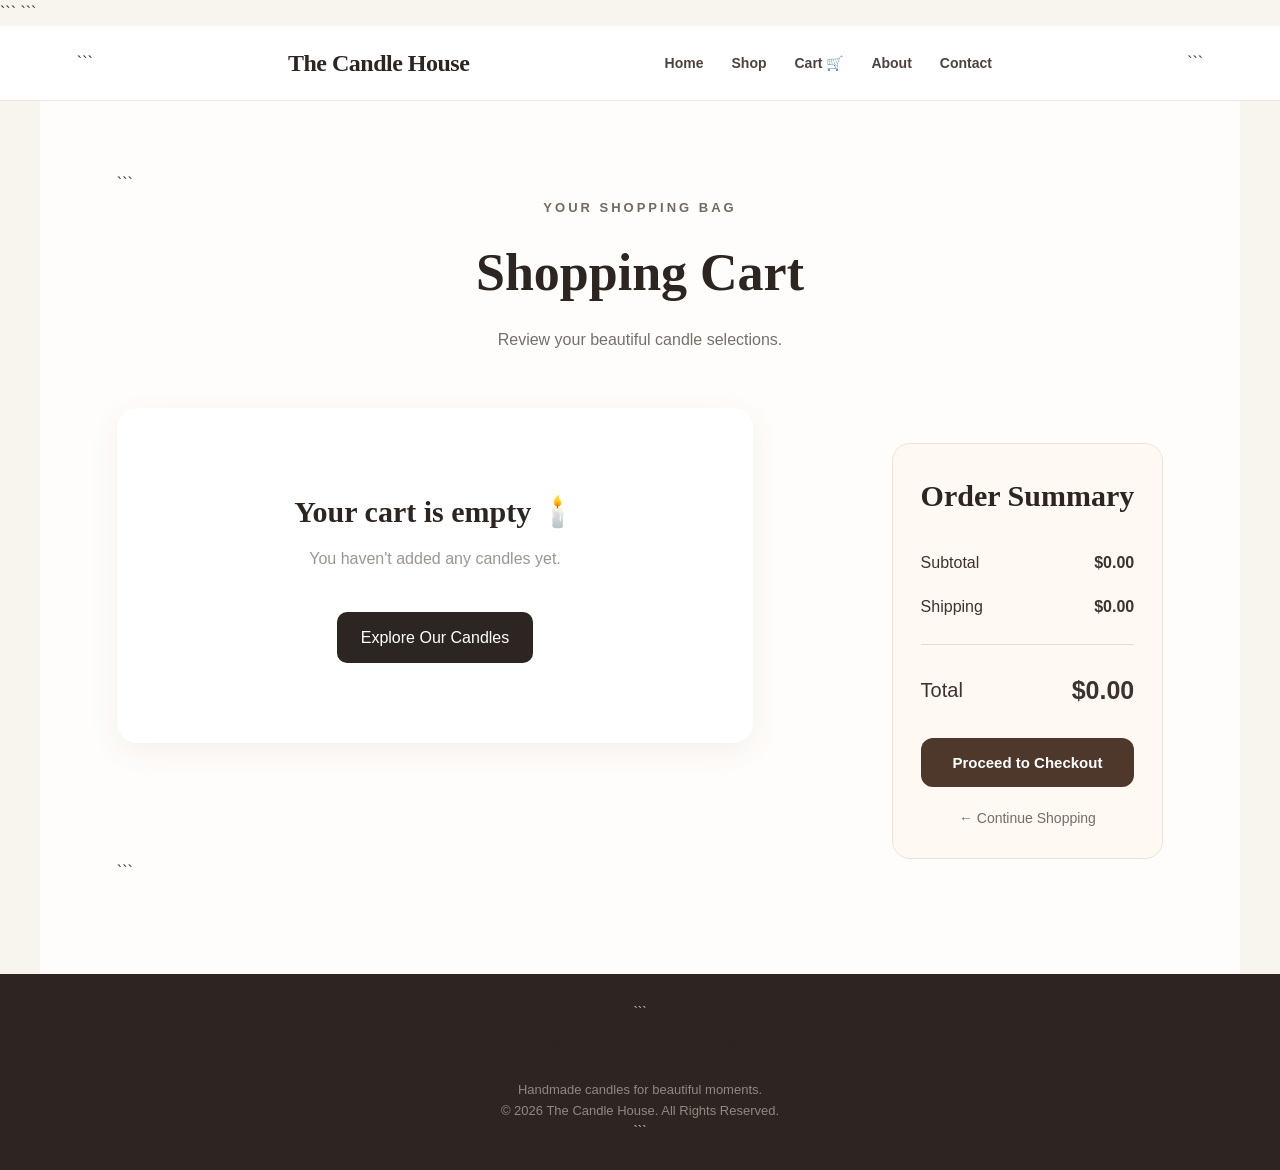
<file: cart.html>
<!DOCTYPE html>

<html lang="en">

<head>

```
<meta charset="UTF-8">

<meta
    name="viewport"
    content="width=device-width, initial-scale=1.0"
>

<title>The Candle House | Cart</title>

<link rel="stylesheet" href="style.css">
```

</head>

<body>

<header>

```
<div class="logo">
    The Candle House
</div>


<nav>

    <a href="index.html">
        Home
    </a>

    <a href="products.html">
        Shop
    </a>

    <a href="cart.html">
        Cart 🛒
    </a>

    <a href="index.html#about">
        About
    </a>

    <a href="index.html#contact">
        Contact
    </a>

</nav>
```

</header>

<section class="cart-page">

```
<div class="section-title">

    <p>
        YOUR SHOPPING BAG
    </p>

    <h1>
        Shopping Cart
    </h1>

    <span>
        Review your beautiful candle selections.
    </span>

</div>



<div class="cart-layout">


    <div
        class="cart-items"
        id="cartItems"
    ></div>



    <div class="cart-summary">

        <h2>
            Order Summary
        </h2>


        <div class="summary-row">

            <span>
                Subtotal
            </span>

            <strong id="cartSubtotal">
                $0.00
            </strong>

        </div>


        <div class="summary-row">

            <span>
                Shipping
            </span>

            <strong id="cartShipping">
                $0.00
            </strong>

        </div>


        <hr>


        <div class="summary-total">

            <span>
                Total
            </span>

            <strong id="cartTotal">
                $0.00
            </strong>

        </div>


        <button
            class="checkout-button"
            onclick="goToCheckout()"
        >
            Proceed to Checkout
        </button>


        <a
            href="products.html"
            class="continue-shopping"
        >
            ← Continue Shopping
        </a>

    </div>

</div>
```

</section>

<footer>

```
<div class="logo">
    The Candle House
</div>

<p>
    Handmade candles for beautiful moments.
</p>

<p>
    © 2026 The Candle House. All Rights Reserved.
</p>
```

</footer>

<script src="script.js"></script>

<script>


/* =========================
   GET CART
========================= */

function getCart() {

    return JSON.parse(
        localStorage.getItem("candleHouseCart")
    ) || [];

}



/* =========================
   SAVE CART
========================= */

function saveCart(cart) {

    localStorage.setItem(
        "candleHouseCart",
        JSON.stringify(cart)
    );

}



/* =========================
   DISPLAY CART
========================= */

function displayCart() {

    const cartContainer =
        document.getElementById("cartItems");

    const subtotalElement =
        document.getElementById("cartSubtotal");

    const shippingElement =
        document.getElementById("cartShipping");

    const totalElement =
        document.getElementById("cartTotal");


    const cart = getCart();


    /* EMPTY CART */

    if (cart.length === 0) {

        cartContainer.innerHTML = `

            <div class="empty-cart">

                <h2>
                    Your cart is empty 🕯️
                </h2>

                <p>
                    You haven't added any candles yet.
                </p>

                <a href="products.html">
                    Explore Our Candles
                </a>

            </div>

        `;


        subtotalElement.textContent =
            "$0.00";

        shippingElement.textContent =
            "$0.00";

        totalElement.textContent =
            "$0.00";

        return;

    }



    let subtotal = 0;


    cartContainer.innerHTML = "";



    /* DISPLAY EACH PRODUCT */

    cart.forEach(item => {

        const price =
            Number(item.price) || 0;

        const quantity =
            Number(item.quantity) || 1;


        const itemTotal =
            price * quantity;


        subtotal += itemTotal;



        const itemElement =
            document.createElement("div");


        itemElement.className =
            "cart-item";


        itemElement.innerHTML = `

            <img
                src="${item.image}"
                alt="${item.name}"
            >


            <div class="cart-item-info">

                <h3>
                    ${item.name}
                </h3>

                <p>
                    $${price.toFixed(2)}
                </p>


                <div class="quantity-controls">

                    <button
                        type="button"
                        onclick="changeQuantity(${item.id}, -1)"
                    >
                        −
                    </button>


                    <span>
                        ${quantity}
                    </span>


                    <button
                        type="button"
                        onclick="changeQuantity(${item.id}, 1)"
                    >
                        +
                    </button>

                </div>

            </div>


            <div class="cart-item-right">

                <strong>
                    $${itemTotal.toFixed(2)}
                </strong>


                <button
                    type="button"
                    class="remove-button"
                    onclick="removeFromCart(${item.id})"
                >
                    Remove
                </button>

            </div>

        `;


        cartContainer.appendChild(
            itemElement
        );

    });



    /* SHIPPING */

    let shipping = 0;


    if (
        subtotal > 0 &&
        subtotal < 200
    ) {

        shipping = 15;

    }



    /* TOTAL */

    const total =
        subtotal + shipping;



    subtotalElement.textContent =
        `$${subtotal.toFixed(2)}`;


    shippingElement.textContent =
        shipping === 0
            ? "FREE"
            : `$${shipping.toFixed(2)}`;


    totalElement.textContent =
        `$${total.toFixed(2)}`;

}



/* =========================
   CHANGE QUANTITY
========================= */

function changeQuantity(
    productId,
    amount
) {

    let cart = getCart();


    const item =
        cart.find(
            product =>
                Number(product.id) ===
                Number(productId)
        );


    if (!item) {

        return;

    }


    item.quantity =
        (Number(item.quantity) || 1) +
        amount;



    /* REMOVE IF QUANTITY = 0 */

    if (item.quantity <= 0) {

        cart =
            cart.filter(
                product =>
                    Number(product.id) !==
                    Number(productId)
            );

    }


    saveCart(cart);


    displayCart();

}



/* =========================
   REMOVE PRODUCT
========================= */

function removeFromCart(productId) {

    let cart = getCart();


    cart =
        cart.filter(
            product =>
                Number(product.id) !==
                Number(productId)
        );


    saveCart(cart);


    displayCart();

}



/* =========================
   CHECKOUT
========================= */

function goToCheckout() {

    const cart = getCart();


    if (cart.length === 0) {

        alert(
            "Your cart is empty."
        );

        return;

    }


    window.location.href =
        "checkout.html";

}



/* =========================
   LOAD CART
========================= */

document.addEventListener(
    "DOMContentLoaded",
    function () {

        displayCart();

    }
);

</script>

</body>

</html>
</file>
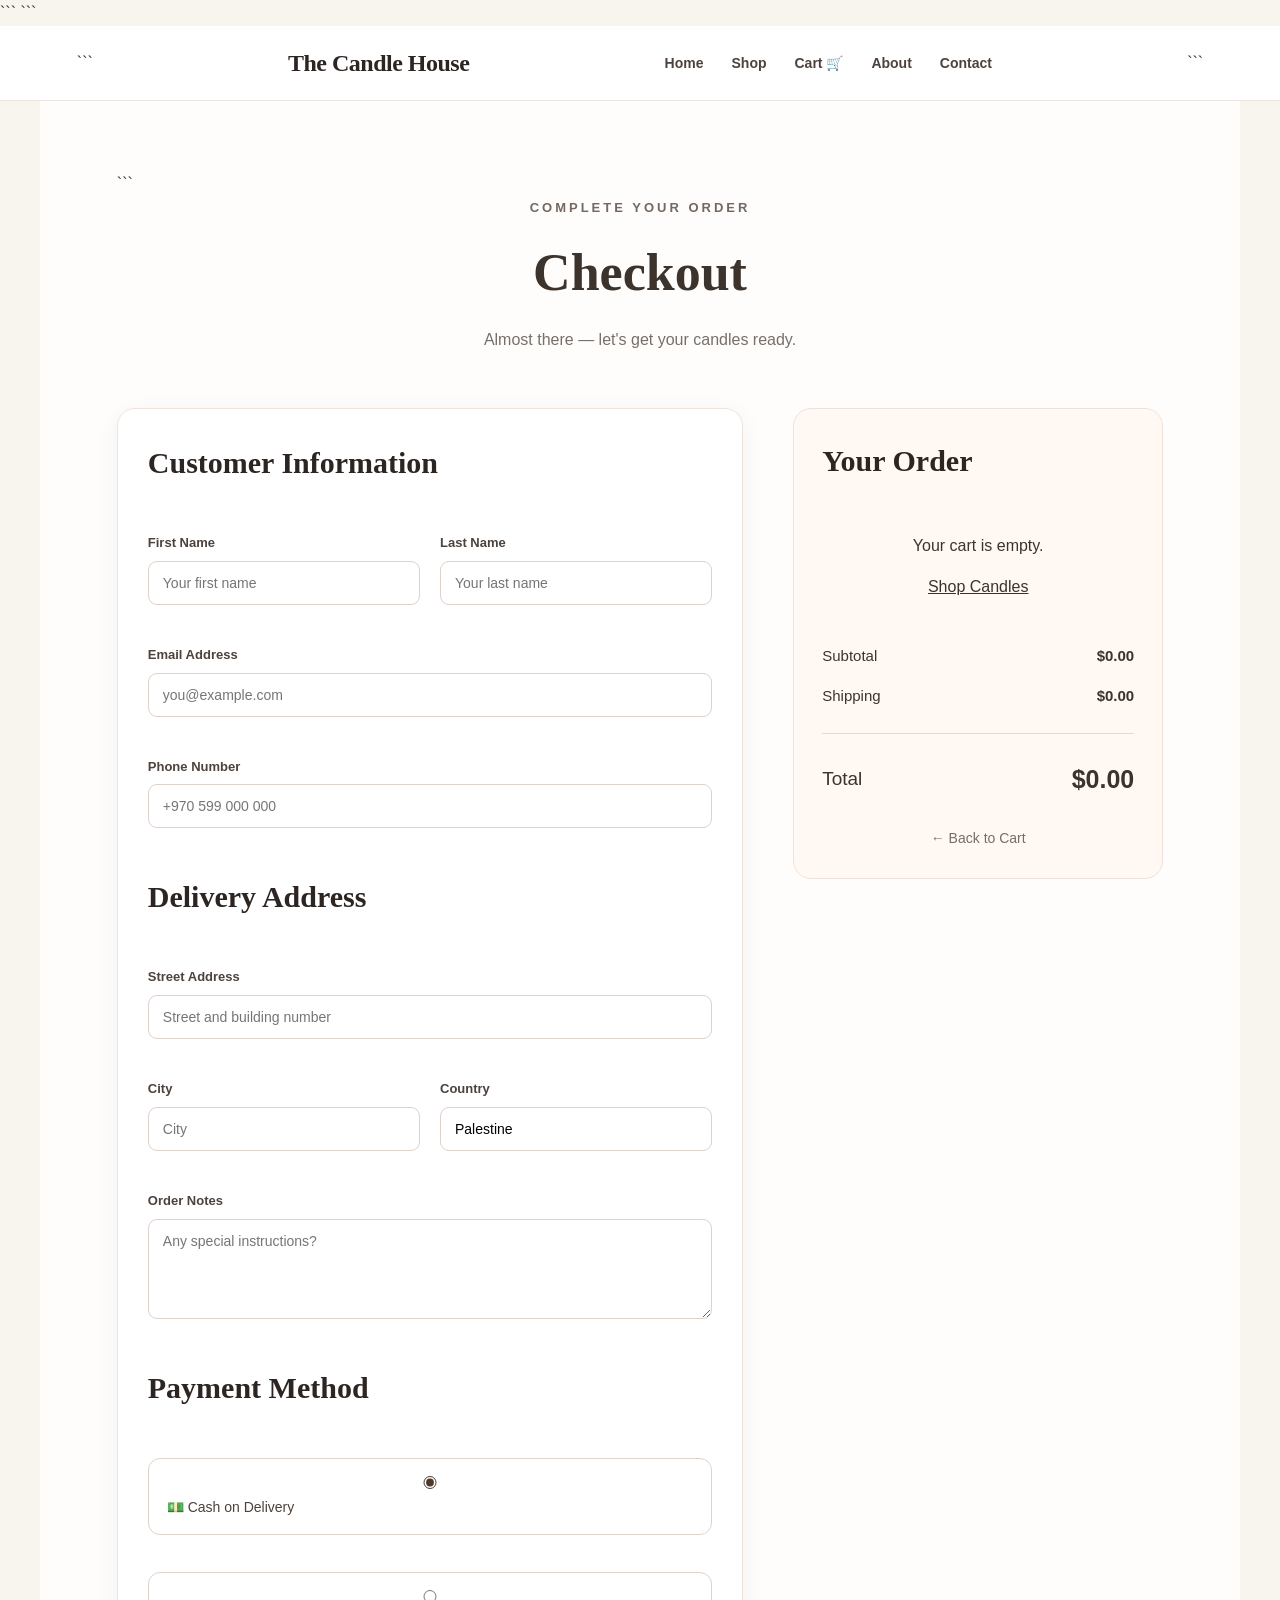
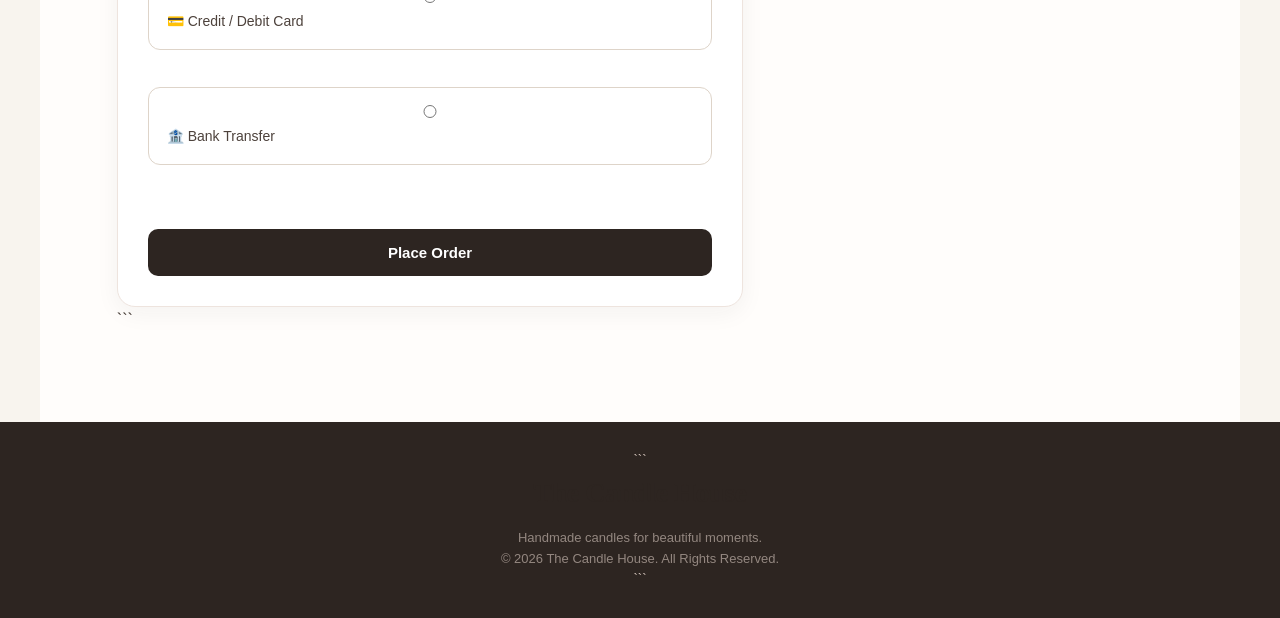
<file: checkout.html>
<!DOCTYPE html>

<html lang="en">

<head>

```
<meta charset="UTF-8">

<meta
    name="viewport"
    content="width=device-width, initial-scale=1.0"
>

<title>The Candle House | Checkout</title>

<link rel="stylesheet" href="style.css">
```

</head>

<body>

<header>

```
<div class="logo">
    The Candle House
</div>


<nav>

    <a href="index.html">
        Home
    </a>

    <a href="products.html">
        Shop
    </a>

    <a href="cart.html">
        Cart 🛒
    </a>

    <a href="index.html#about">
        About
    </a>

    <a href="index.html#contact">
        Contact
    </a>

</nav>
```

</header>

<section class="checkout-page">

```
<div class="section-title">

    <p>
        COMPLETE YOUR ORDER
    </p>

    <h1>
        Checkout
    </h1>

    <span>
        Almost there — let's get your candles ready.
    </span>

</div>



<div class="checkout-layout">


    <!-- CUSTOMER INFORMATION -->

    <div class="checkout-form">

        <h2>
            Customer Information
        </h2>


        <div class="form-row">

            <div class="form-group">

                <label for="firstName">
                    First Name
                </label>

                <input
                    type="text"
                    id="firstName"
                    placeholder="Your first name"
                    required
                >

            </div>


            <div class="form-group">

                <label for="lastName">
                    Last Name
                </label>

                <input
                    type="text"
                    id="lastName"
                    placeholder="Your last name"
                    required
                >

            </div>

        </div>



        <div class="form-group">

            <label for="email">
                Email Address
            </label>

            <input
                type="email"
                id="email"
                placeholder="you@example.com"
                required
            >

        </div>



        <div class="form-group">

            <label for="phone">
                Phone Number
            </label>

            <input
                type="tel"
                id="phone"
                placeholder="+970 599 000 000"
                required
            >

        </div>



        <h2 class="checkout-heading">
            Delivery Address
        </h2>



        <div class="form-group">

            <label for="address">
                Street Address
            </label>

            <input
                type="text"
                id="address"
                placeholder="Street and building number"
                required
            >

        </div>



        <div class="form-row">

            <div class="form-group">

                <label for="city">
                    City
                </label>

                <input
                    type="text"
                    id="city"
                    placeholder="City"
                    required
                >

            </div>


            <div class="form-group">

                <label for="country">
                    Country
                </label>

                <input
                    type="text"
                    id="country"
                    value="Palestine"
                    required
                >

            </div>

        </div>



        <div class="form-group">

            <label for="notes">
                Order Notes
            </label>

            <textarea
                id="notes"
                rows="4"
                placeholder="Any special instructions?"
            ></textarea>

        </div>



        <!-- PAYMENT -->

        <h2 class="checkout-heading">
            Payment Method
        </h2>


        <div class="payment-options">


            <label class="payment-option">

                <input
                    type="radio"
                    name="payment"
                    value="cash"
                    checked
                >

                <span>
                    💵 Cash on Delivery
                </span>

            </label>



            <label class="payment-option">

                <input
                    type="radio"
                    name="payment"
                    value="card"
                >

                <span>
                    💳 Credit / Debit Card
                </span>

            </label>



            <label class="payment-option">

                <input
                    type="radio"
                    name="payment"
                    value="bank"
                >

                <span>
                    🏦 Bank Transfer
                </span>

            </label>

        </div>



        <button
            type="button"
            class="place-order-button"
            onclick="placeOrder()"
        >
            Place Order
        </button>


    </div>



    <!-- ORDER SUMMARY -->

    <aside class="checkout-summary">

        <h2>
            Your Order
        </h2>


        <div
            id="checkoutItems"
            class="checkout-items"
        ></div>


        <div class="checkout-line">

            <span>
                Subtotal
            </span>

            <strong id="checkoutSubtotal">
                $0.00
            </strong>

        </div>


        <div class="checkout-line">

            <span>
                Shipping
            </span>

            <strong id="checkoutShipping">
                $0.00
            </strong>

        </div>


        <hr>


        <div class="checkout-total">

            <span>
                Total
            </span>

            <strong id="checkoutTotal">
                $0.00
            </strong>

        </div>


        <a
            href="cart.html"
            class="back-cart"
        >
            ← Back to Cart
        </a>

    </aside>


</div>
```

</section>

<footer>

```
<div class="logo">
    The Candle House
</div>

<p>
    Handmade candles for beautiful moments.
</p>

<p>
    © 2026 The Candle House. All Rights Reserved.
</p>
```

</footer>

<script src="script.js"></script>

<script>


/* =========================
   GET CART
========================= */

function getCart() {

    return JSON.parse(
        localStorage.getItem("candleHouseCart")
    ) || [];

}



/* =========================
   LOAD CHECKOUT
========================= */

function loadCheckout() {

    const cart = getCart();


    const itemsContainer =
        document.getElementById("checkoutItems");

    const subtotalElement =
        document.getElementById("checkoutSubtotal");

    const shippingElement =
        document.getElementById("checkoutShipping");

    const totalElement =
        document.getElementById("checkoutTotal");



    /* EMPTY CART */

    if (cart.length === 0) {

        itemsContainer.innerHTML = `

            <div class="checkout-empty">

                <p>
                    Your cart is empty.
                </p>

                <a href="products.html">
                    Shop Candles
                </a>

            </div>

        `;


        subtotalElement.textContent =
            "$0.00";

        shippingElement.textContent =
            "$0.00";

        totalElement.textContent =
            "$0.00";

        return;

    }



    let subtotal = 0;


    itemsContainer.innerHTML = "";



    /* DISPLAY PRODUCTS */

    cart.forEach(item => {

        const price =
            Number(item.price) || 0;

        const quantity =
            Number(item.quantity) || 1;


        const itemTotal =
            price * quantity;


        subtotal += itemTotal;


        const itemElement =
            document.createElement("div");


        itemElement.className =
            "checkout-product";


        itemElement.innerHTML = `

            <img
                src="${item.image}"
                alt="${item.name}"
            >


            <div>

                <h3>
                    ${item.name}
                </h3>

                <p>
                    ${quantity} × $${price.toFixed(2)}
                </p>

            </div>


            <strong>
                $${itemTotal.toFixed(2)}
            </strong>

        `;


        itemsContainer.appendChild(
            itemElement
        );

    });



    /* SHIPPING */

    let shipping = 0;


    if (
        subtotal > 0 &&
        subtotal < 200
    ) {

        shipping = 15;

    }



    /* TOTAL */

    const total =
        subtotal + shipping;



    subtotalElement.textContent =
        `$${subtotal.toFixed(2)}`;


    shippingElement.textContent =
        shipping === 0
            ? "FREE"
            : `$${shipping.toFixed(2)}`;


    totalElement.textContent =
        `$${total.toFixed(2)}`;

}



/* =========================
   PLACE ORDER
========================= */

function placeOrder() {

    const firstName =
        document
            .getElementById("firstName")
            .value.trim();


    const lastName =
        document
            .getElementById("lastName")
            .value.trim();


    const email =
        document
            .getElementById("email")
            .value.trim();


    const phone =
        document
            .getElementById("phone")
            .value.trim();


    const address =
        document
            .getElementById("address")
            .value.trim();


    const city =
        document
            .getElementById("city")
            .value.trim();


    const country =
        document
            .getElementById("country")
            .value.trim();


    const notes =
        document
            .getElementById("notes")
            .value.trim();


    const cart = getCart();



    /* CHECK CART */

    if (cart.length === 0) {

        alert(
            "Your cart is empty."
        );

        return;

    }



    /* CHECK REQUIRED INFORMATION */

    if (
        !firstName ||
        !lastName ||
        !email ||
        !phone ||
        !address ||
        !city ||
        !country
    ) {

        alert(
            "Please complete all required fields."
        );

        return;

    }



    /* CHECK EMAIL */

    const emailPattern =
        /^[^\s@]+@[^\s@]+\.[^\s@]+$/;


    if (!emailPattern.test(email)) {

        alert(
            "Please enter a valid email address."
        );

        return;

    }



    /* PAYMENT */

    const selectedPayment =
        document.querySelector(
            'input[name="payment"]:checked'
        );


    const paymentMethod =
        selectedPayment
            ? selectedPayment.value
            : "cash";



    /* ORDER NUMBER */

    const orderNumber =
        "CH-" +
        Math.floor(
            100000 +
            Math.random() * 900000
        );



    /* CALCULATE TOTAL */

    let subtotal = 0;


    cart.forEach(item => {

        const price =
            Number(item.price) || 0;

        const quantity =
            Number(item.quantity) || 1;

        subtotal +=
            price * quantity;

    });


    const shipping =
        subtotal > 0 && subtotal < 200
            ? 15
            : 0;


    const total =
        subtotal + shipping;



    /* CREATE ORDER */

    const order = {

        orderNumber: orderNumber,

        customer: {

            firstName: firstName,

            lastName: lastName,

            email: email,

            phone: phone,

            address: address,

            city: city,

            country: country,

            notes: notes

        },

        paymentMethod: paymentMethod,

        items: cart,

        subtotal: subtotal,

        shipping: shipping,

        total: total,

        status: "Pending",

        date: new Date().toISOString()

    };



    /* SAVE LAST ORDER */

    localStorage.setItem(
        "lastCandleHouseOrder",
        JSON.stringify(order)
    );



    /* SAVE ORDER HISTORY */

    const orders =
        JSON.parse(
            localStorage.getItem("candleHouseOrders")
        ) || [];


    orders.push(order);


    localStorage.setItem(
        "candleHouseOrders",
        JSON.stringify(orders)
    );



    /* CLEAR CART */

    localStorage.removeItem(
        "candleHouseCart"
    );



    /* SUCCESS PAGE */

    window.location.href =
        "success.html";

}



/* =========================
   START
========================= */

document.addEventListener(
    "DOMContentLoaded",
    loadCheckout
);

</script>

</body>

</html>
</file>
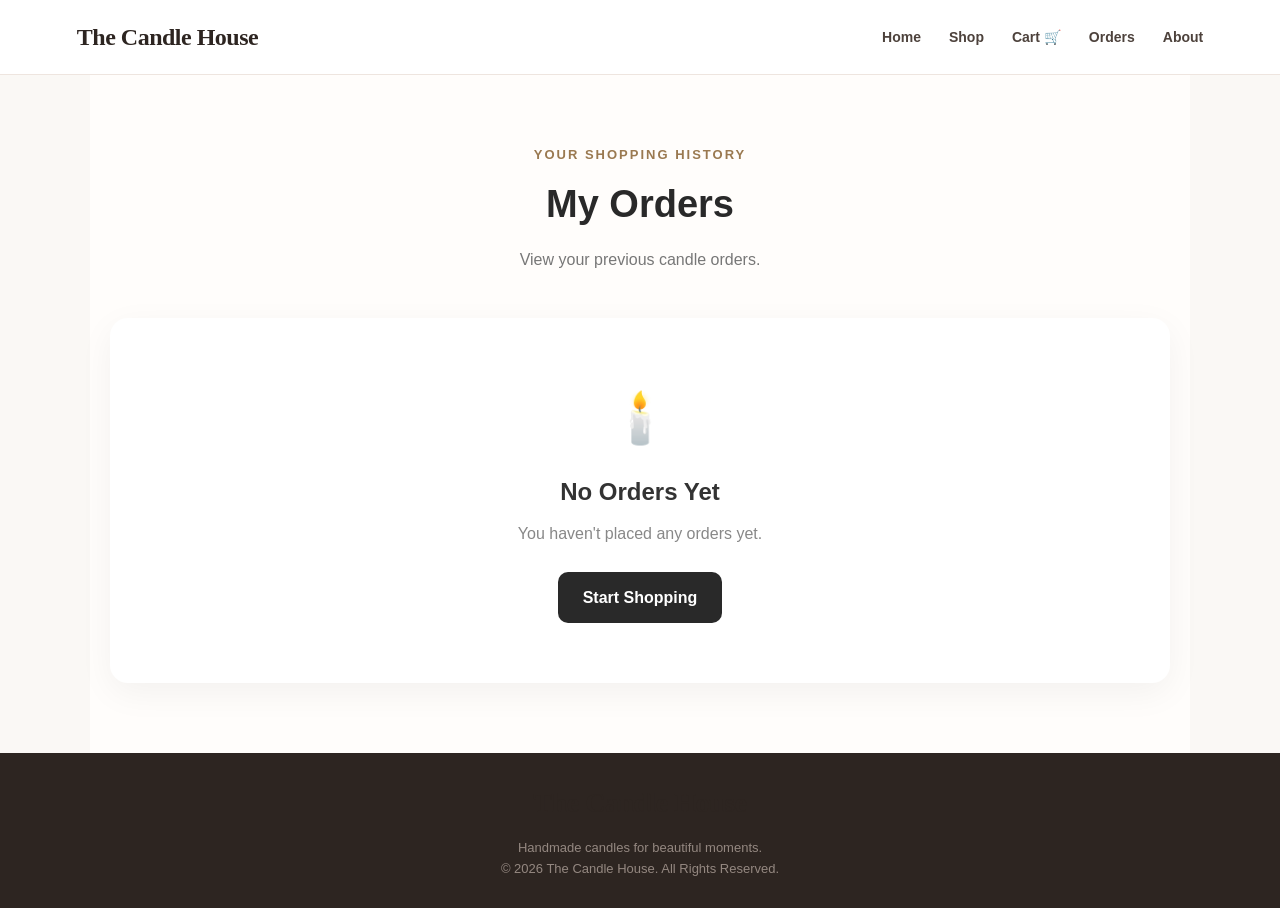
<file: orders.html>
<!DOCTYPE html>
<html lang="en">

<head>

    <meta charset="UTF-8">

    <meta
        name="viewport"
        content="width=device-width, initial-scale=1.0"
    >

    <title>The Candle House | My Orders</title>

    <link rel="stylesheet" href="style.css">


    <style>

        body {
            margin: 0;
            background: #faf8f5;
        }


        .orders-page {

            max-width: 1100px;

            margin: auto;

            padding: 70px 20px;

        }


        .orders-title {

            text-align: center;

            margin-bottom: 45px;

        }


        .orders-title p {

            color: #9a7950;

            font-size: 13px;

            font-weight: 600;

            letter-spacing: 2px;

            margin-bottom: 8px;

        }


        .orders-title h1 {

            font-size: 38px;

            margin: 0 0 12px;

            color: #292929;

        }


        .orders-title span {

            color: #777;

        }


        .order-card {

            background: white;

            border-radius: 18px;

            padding: 25px;

            margin-bottom: 25px;

            box-shadow:
                0 10px 35px
                rgba(0, 0, 0, 0.06);

        }


        .order-header {

            display: flex;

            justify-content: space-between;

            align-items: center;

            gap: 20px;

            padding-bottom: 18px;

            border-bottom: 1px solid #eee;

        }


        .order-id {

            font-weight: 700;

            color: #292929;

        }


        .order-date {

            color: #999;

            font-size: 14px;

            margin-top: 5px;

        }


        .order-status {

            background: #edf8f0;

            color: #398452;

            padding: 8px 14px;

            border-radius: 20px;

            font-size: 13px;

            font-weight: 600;

        }


        .order-products {

            margin-top: 20px;

        }


        .order-product {

            display: flex;

            align-items: center;

            gap: 15px;

            padding: 12px 0;

            border-bottom: 1px solid #f0f0f0;

        }


        .order-product:last-child {

            border-bottom: none;

        }


        .order-product img {

            width: 65px;

            height: 65px;

            object-fit: cover;

            border-radius: 12px;

        }


        .product-info {

            flex: 1;

        }


        .product-info h3 {

            margin: 0 0 5px;

            font-size: 16px;

            color: #333;

        }


        .product-info p {

            margin: 0;

            color: #999;

            font-size: 14px;

        }


        .product-price {

            font-weight: 600;

            color: #333;

        }


        .order-footer {

            display: flex;

            justify-content: space-between;

            align-items: center;

            margin-top: 20px;

            padding-top: 20px;

            border-top: 1px solid #eee;

        }


        .order-payment {

            color: #777;

            font-size: 14px;

        }


        .order-total {

            font-size: 20px;

            font-weight: 700;

            color: #292929;

        }


        .empty-orders {

            text-align: center;

            background: white;

            border-radius: 18px;

            padding: 60px 20px;

            box-shadow:
                0 10px 35px
                rgba(0, 0, 0, 0.05);

        }


        .empty-orders-icon {

            font-size: 50px;

            margin-bottom: 15px;

        }


        .empty-orders h2 {

            margin-bottom: 10px;

            color: #333;

        }


        .empty-orders p {

            color: #888;

            margin-bottom: 25px;

        }


        .shop-button {

            display: inline-block;

            text-decoration: none;

            background: #292929;

            color: white;

            padding: 13px 25px;

            border-radius: 10px;

            font-weight: 600;

        }


        .shop-button:hover {

            background: #444;

        }


        @media (max-width: 600px) {

            .orders-title h1 {

                font-size: 30px;

            }


            .order-header {

                align-items: flex-start;

                flex-direction: column;

            }


            .order-footer {

                align-items: flex-start;

                flex-direction: column;

                gap: 10px;

            }

        }

    </style>

</head>


<body>


<!-- ================= HEADER ================= -->

<header>

    <div class="logo">
        The Candle House
    </div>


    <nav>

        <a href="index.html">
            Home
        </a>

        <a href="products.html">
            Shop
        </a>

        <a href="cart.html">
            Cart 🛒
        </a>

        <a href="orders.html">
            Orders
        </a>

        <a href="index.html#about">
            About
        </a>

    </nav>

</header>



<!-- ================= ORDERS ================= -->

<section class="orders-page">


    <div class="orders-title">

        <p>
            YOUR SHOPPING HISTORY
        </p>

        <h1>
            My Orders
        </h1>

        <span>
            View your previous candle orders.
        </span>

    </div>



    <div id="ordersContainer"></div>


</section>



<!-- ================= FOOTER ================= -->

<footer>

    <div class="logo">
        The Candle House
    </div>

    <p>
        Handmade candles for beautiful moments.
    </p>

    <p>
        © 2026 The Candle House. All Rights Reserved.
    </p>

</footer>



<script>

function loadOrders() {


    const orders =
        JSON.parse(
            localStorage.getItem(
                "candleHouseOrders"
            )
        ) || [];


    const container =
        document.getElementById(
            "ordersContainer"
        );


    /* ==========================
       NO ORDERS
       ========================== */

    if (orders.length === 0) {

        container.innerHTML = `

            <div class="empty-orders">

                <div class="empty-orders-icon">
                    🕯️
                </div>

                <h2>
                    No Orders Yet
                </h2>

                <p>
                    You haven't placed any
                    orders yet.
                </p>

                <a
                    href="products.html"
                    class="shop-button"
                >
                    Start Shopping
                </a>

            </div>

        `;

        return;

    }


    /* ==========================
       SHOW NEWEST FIRST
       ========================== */

    const sortedOrders =
        [...orders].reverse();


    container.innerHTML = "";


    sortedOrders.forEach(order => {


        const orderDate =
            new Date(order.date);


        const formattedDate =
            orderDate.toLocaleDateString(
                "en-US",
                {
                    year: "numeric",
                    month: "long",
                    day: "numeric"
                }
            );


        let subtotal = 0;


        let productsHTML = "";


        order.items.forEach(item => {


            const itemTotal =
                item.price *
                item.quantity;


            subtotal += itemTotal;


            productsHTML += `

                <div class="order-product">

                    <img
                        src="${item.image}"
                        alt="${item.name}"
                    >

                    <div class="product-info">

                        <h3>
                            ${item.name}
                        </h3>

                        <p>
                            Quantity:
                            ${item.quantity}
                            ×
                            $${item.price}
                        </p>

                    </div>

                    <div class="product-price">

                        $${itemTotal.toFixed(2)}

                    </div>

                </div>

            `;

        });


        let shipping = 0;


        if (
            subtotal > 0 &&
            subtotal < 200
        ) {

            shipping = 15;

        }


        const total =
            subtotal + shipping;


        let paymentText =
            "Cash on Delivery";


        if (
            order.paymentMethod === "card"
        ) {

            paymentText =
                "Credit / Debit Card";

        }


        if (
            order.paymentMethod === "bank"
        ) {

            paymentText =
                "Bank Transfer";

        }


        const orderCard =
            document.createElement("div");


        orderCard.className =
            "order-card";


        orderCard.innerHTML = `

            <div class="order-header">

                <div>

                    <div class="order-id">

                        Order #${order.orderNumber}

                    </div>

                    <div class="order-date">

                        ${formattedDate}

                    </div>

                </div>


                <div class="order-status">

                    Confirmed

                </div>

            </div>



            <div class="order-products">

                ${productsHTML}

            </div>



            <div class="order-footer">

                <div class="order-payment">

                    Payment:
                    ${paymentText}

                </div>


                <div class="order-total">

                    Total:
                    $${total.toFixed(2)}

                </div>

            </div>

        `;


        container.appendChild(
            orderCard
        );

    });

}



/* ==========================
   LOAD
   ========================== */

document.addEventListener(
    "DOMContentLoaded",
    loadOrders
);

</script>


</body>

</html>
</file>
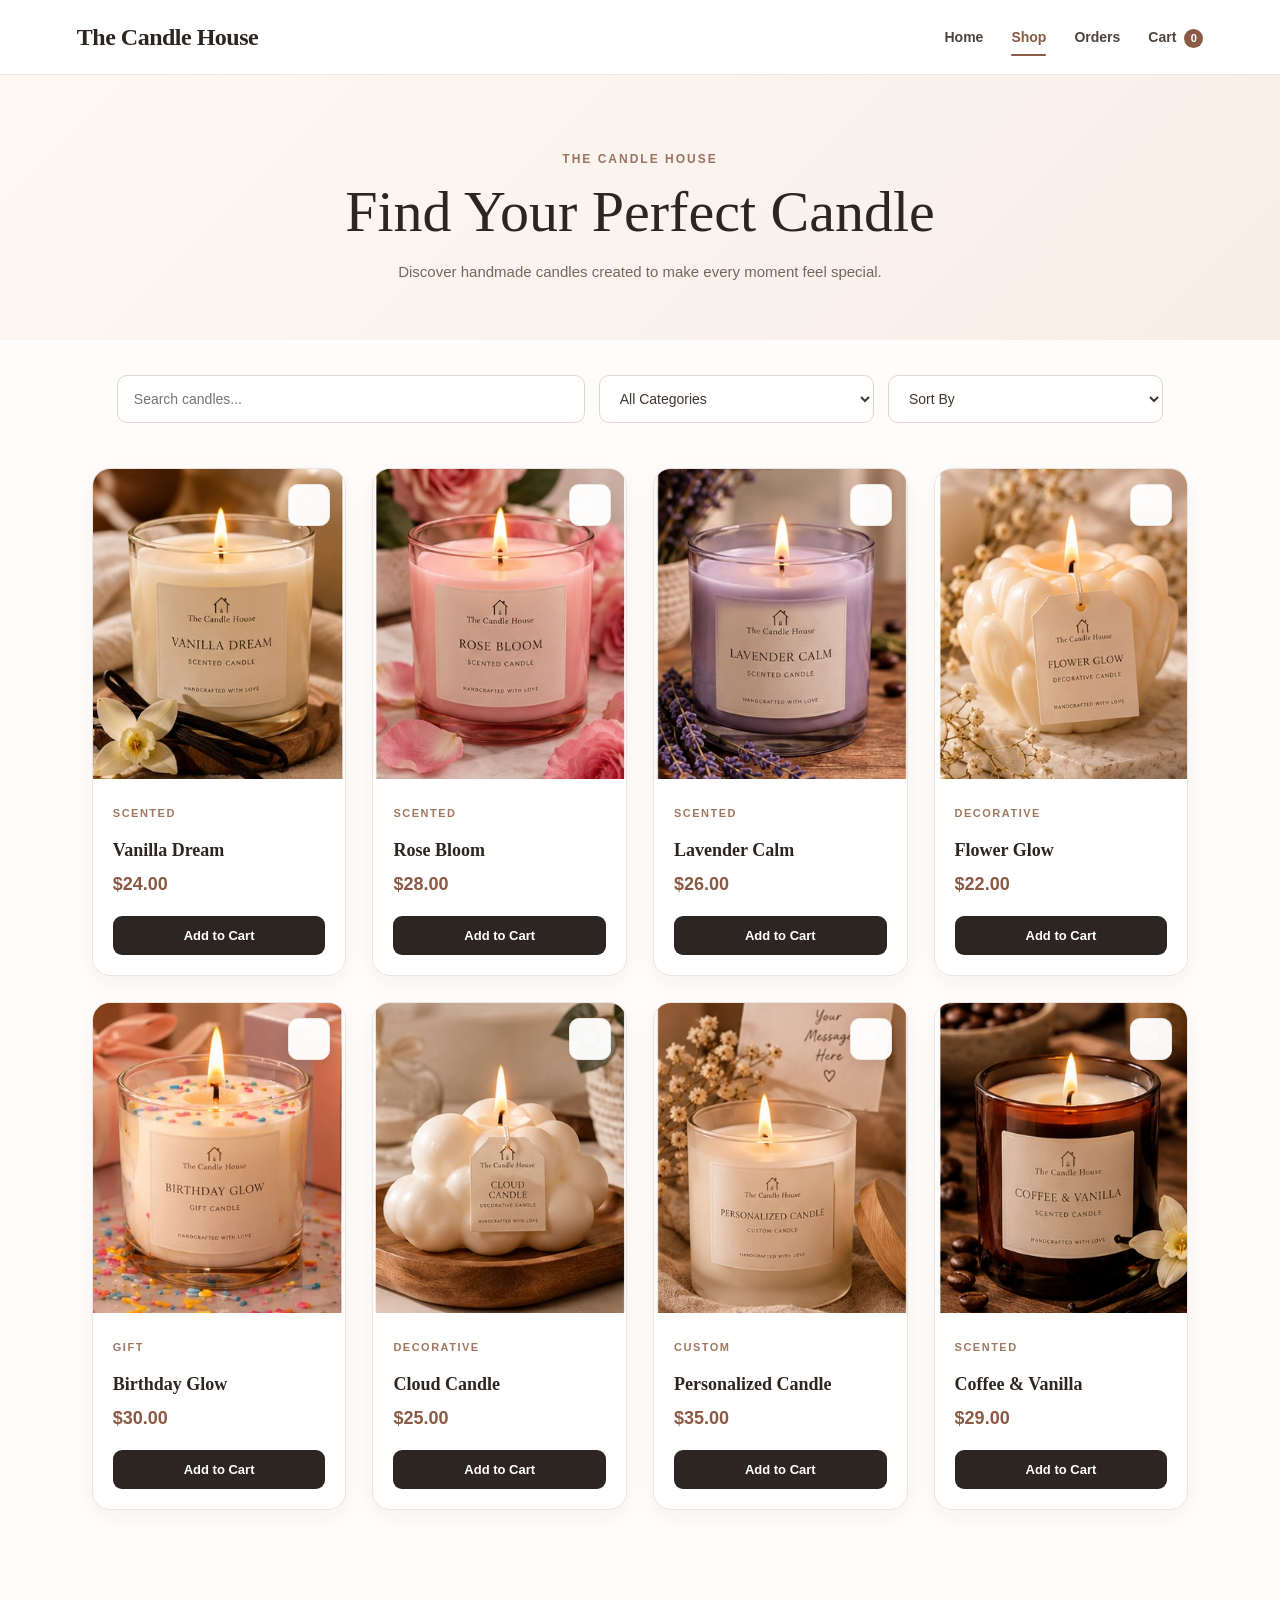
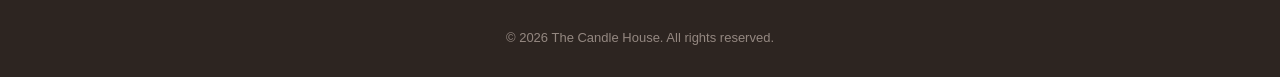
<file: products.html>
<!DOCTYPE html>
<html lang="en">

<head>

    <meta charset="UTF-8">

    <meta
        name="viewport"
        content="width=device-width, initial-scale=1.0">

    <title>Shop | The Candle House</title>

    <link rel="stylesheet" href="style.css">

</head>

<body>

<header>

    <div class="logo">
        The Candle House
    </div>

    <nav>

        <a href="index.html">
            Home
        </a>

        <a href="products.html" class="active">
            Shop
        </a>

        <a href="orders.html">
            Orders
        </a>

        <a href="cart.html">
            Cart
            <span class="cart-count">0</span>
        </a>

    </nav>

</header>


<main class="shop-page">

    <section class="shop-hero">

        <p class="section-label">
            THE CANDLE HOUSE
        </p>

        <h1>
            Find Your Perfect Candle
        </h1>

        <p>
            Discover handmade candles created
            to make every moment feel special.
        </p>

    </section>


    <!-- SEARCH & FILTER -->

    <section class="shop-controls">

        <input
            type="text"
            id="searchInput"
            placeholder="Search candles..."
        >

        <select id="categoryFilter">

            <option value="all">
                All Categories
            </option>

            <option value="scented">
                Scented
            </option>

            <option value="decorative">
                Decorative
            </option>

            <option value="gift">
                Gift
            </option>

            <option value="custom">
                Custom
            </option>

            <option value="luxury">
                Luxury
            </option>

        </select>


        <select id="sortProducts">

            <option value="default">
                Sort By
            </option>

            <option value="low">
                Price: Low to High
            </option>

            <option value="high">
                Price: High to Low
            </option>

        </select>

    </section>


    <!-- PRODUCTS -->

    <section class="products-section">

        <div
            class="products-grid"
            id="productsGrid">
        </div>

    </section>

</main>


<footer>

    <p>
        © 2026 The Candle House.
        All rights reserved.
    </p>

</footer>


<script src="script.js"></script>

</body>

</html>
</file>
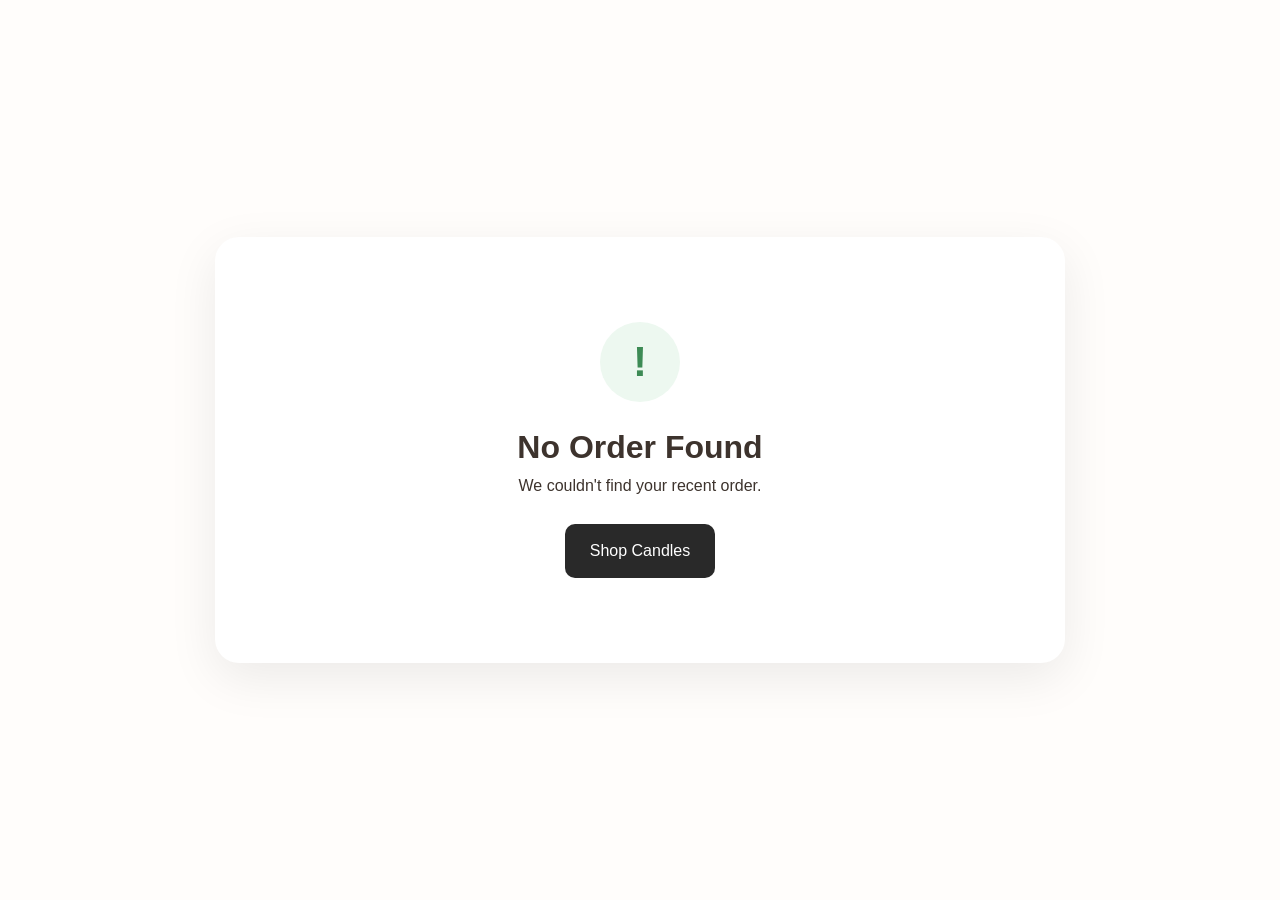
<file: success.html>
<!DOCTYPE html>
<html lang="en">

<head>

    <meta charset="UTF-8">

    <meta
        name="viewport"
        content="width=device-width, initial-scale=1.0"
    >

    <title>The Candle House | Order Confirmed</title>

    <link rel="stylesheet" href="style.css">


    <style>

        body {
            margin: 0;
            background: #faf8f5;
        }


        .success-page {

            min-height: 100vh;

            display: flex;

            justify-content: center;

            align-items: center;

            padding: 60px 20px;

        }


        .success-card {

            width: 100%;

            max-width: 850px;

            background: white;

            border-radius: 24px;

            padding: 45px;

            box-shadow:
                0 15px 50px
                rgba(0, 0, 0, 0.08);

        }


        .success-icon {

            width: 80px;

            height: 80px;

            margin: 0 auto 20px;

            border-radius: 50%;

            background: #edf8f0;

            color: #3d8b55;

            display: flex;

            align-items: center;

            justify-content: center;

            font-size: 42px;

            font-weight: bold;

        }


        .success-header {

            text-align: center;

            margin-bottom: 35px;

        }


        .success-header h1 {

            margin: 0 0 10px;

            font-size: 36px;

            color: #292929;

        }


        .success-header p {

            margin: 0;

            color: #777;

            font-size: 16px;

        }


        .order-number {

            text-align: center;

            background: #f7f4ef;

            padding: 16px;

            border-radius: 12px;

            margin-bottom: 30px;

            font-weight: 600;

            color: #333;

        }


        .order-number span {

            color: #8b6f47;

        }


        .customer-section {

            margin-bottom: 30px;

        }


        .customer-section h2 {

            font-size: 20px;

            margin-bottom: 18px;

            color: #333;

        }


        .customer-grid {

            display: grid;

            grid-template-columns:
                repeat(2, 1fr);

            gap: 15px;

        }


        .customer-box {

            background: #fafafa;

            border: 1px solid #eee;

            border-radius: 12px;

            padding: 15px;

        }


        .customer-box small {

            display: block;

            color: #999;

            margin-bottom: 5px;

        }


        .customer-box strong {

            color: #333;

        }


        .items-section {

            margin-top: 30px;

        }


        .items-section h2 {

            font-size: 20px;

            margin-bottom: 18px;

        }


        .order-item {

            display: flex;

            align-items: center;

            gap: 15px;

            padding: 15px 0;

            border-bottom: 1px solid #eee;

        }


        .order-item img {

            width: 70px;

            height: 70px;

            object-fit: cover;

            border-radius: 12px;

        }


        .order-item-info {

            flex: 1;

        }


        .order-item-info h3 {

            margin: 0 0 6px;

            font-size: 16px;

            color: #333;

        }


        .order-item-info p {

            margin: 0;

            color: #888;

            font-size: 14px;

        }


        .order-item-price {

            font-weight: 600;

            color: #333;

        }


        .order-total {

            margin-top: 25px;

            background: #f7f4ef;

            border-radius: 14px;

            padding: 20px;

        }


        .total-row {

            display: flex;

            justify-content: space-between;

            margin-bottom: 10px;

            color: #666;

        }


        .total-row:last-child {

            margin-bottom: 0;

        }


        .grand-total {

            border-top: 1px solid #ddd;

            padding-top: 15px;

            margin-top: 15px;

            font-size: 20px;

            color: #222;

        }


        .success-buttons {

            display: flex;

            justify-content: center;

            gap: 15px;

            margin-top: 35px;

            flex-wrap: wrap;

        }


        .success-buttons a {

            text-decoration: none;

            padding: 14px 28px;

            border-radius: 10px;

            font-weight: 600;

            transition: 0.3s;

        }


        .shop-button {

            background: #292929;

            color: white;

        }


        .shop-button:hover {

            background: #444;

        }


        .home-button {

            background: white;

            color: #333;

            border: 1px solid #ddd;

        }


        .home-button:hover {

            background: #f5f5f5;

        }


        .thank-you {

            text-align: center;

            margin-top: 25px;

            color: #999;

            font-size: 14px;

        }


        .empty-order {

            text-align: center;

            padding: 40px 20px;

        }


        @media (max-width: 650px) {

            .success-card {

                padding: 25px 18px;

            }


            .success-header h1 {

                font-size: 28px;

            }


            .customer-grid {

                grid-template-columns: 1fr;

            }


            .order-item img {

                width: 55px;

                height: 55px;

            }

        }

    </style>

</head>


<body>


<div class="success-page">


    <div class="success-card" id="successCard">


        <div class="success-header">

            <div class="success-icon">
                ✓
            </div>


            <h1>
                Order Confirmed!
            </h1>


            <p>
                Thank you for choosing
                The Candle House 🕯️
            </p>

        </div>



        <!-- ORDER NUMBER -->

        <div class="order-number">

            Order Number:

            <span id="orderNumber">
                CH-000000
            </span>

        </div>



        <!-- CUSTOMER INFORMATION -->

        <div class="customer-section">

            <h2>
                Customer Information
            </h2>


            <div class="customer-grid">


                <div class="customer-box">

                    <small>
                        Customer
                    </small>

                    <strong id="customerName">
                        -
                    </strong>

                </div>



                <div class="customer-box">

                    <small>
                        Email
                    </small>

                    <strong id="customerEmail">
                        -
                    </strong>

                </div>



                <div class="customer-box">

                    <small>
                        Phone
                    </small>

                    <strong id="customerPhone">
                        -
                    </strong>

                </div>



                <div class="customer-box">

                    <small>
                        Payment Method
                    </small>

                    <strong id="paymentMethod">
                        -
                    </strong>

                </div>



                <div class="customer-box">

                    <small>
                        Delivery Address
                    </small>

                    <strong id="deliveryAddress">
                        -
                    </strong>

                </div>


            </div>

        </div>



        <!-- ORDER ITEMS -->

        <div class="items-section">

            <h2>
                Your Order
            </h2>


            <div id="orderItems"></div>

        </div>



        <!-- TOTAL -->

        <div class="order-total">


            <div class="total-row">

                <span>
                    Subtotal
                </span>

                <strong id="subtotal">
                    $0.00
                </strong>

            </div>



            <div class="total-row">

                <span>
                    Shipping
                </span>

                <strong id="shipping">
                    $0.00
                </strong>

            </div>



            <div class="total-row grand-total">

                <span>
                    Total
                </span>

                <strong id="total">
                    $0.00
                </strong>

            </div>


        </div>



        <!-- BUTTONS -->

        <div class="success-buttons">

            <a
                href="products.html"
                class="shop-button"
            >
                Continue Shopping
            </a>


            <a
                href="index.html"
                class="home-button"
            >
                Back to Home
            </a>

        </div>



        <p class="thank-you">

            Your order has been received
            and is being prepared with care. ❤️

        </p>


    </div>

</div>



<script>

function loadOrder() {


    const savedOrder =
        localStorage.getItem(
            "lastCandleHouseOrder"
        );


    if (!savedOrder) {

        document.getElementById(
            "successCard"
        ).innerHTML = `

            <div class="empty-order">

                <div class="success-icon">
                    !
                </div>

                <h1>
                    No Order Found
                </h1>

                <p>
                    We couldn't find your
                    recent order.
                </p>

                <br>

                <a
                    href="products.html"
                    class="shop-button"
                    style="
                        display:inline-block;
                        text-decoration:none;
                        padding:14px 25px;
                        border-radius:10px;
                        background:#292929;
                        color:white;
                    "
                >
                    Shop Candles
                </a>

            </div>

        `;

        return;

    }



    const order =
        JSON.parse(savedOrder);



    /* ==========================
       CUSTOMER DATA
       ========================== */

    document.getElementById(
        "orderNumber"
    ).textContent =
        order.orderNumber;



    document.getElementById(
        "customerName"
    ).textContent =
        order.customer.firstName +
        " " +
        order.customer.lastName;



    document.getElementById(
        "customerEmail"
    ).textContent =
        order.customer.email;



    document.getElementById(
        "customerPhone"
    ).textContent =
        order.customer.phone;



    document.getElementById(
        "deliveryAddress"
    ).textContent =
        order.customer.address +
        ", " +
        order.customer.city +
        ", " +
        order.customer.country;



    /* ==========================
       PAYMENT METHOD
       ========================== */

    let paymentText = "Cash on Delivery";


    if (order.paymentMethod === "card") {

        paymentText =
            "Credit / Debit Card";

    }


    if (order.paymentMethod === "bank") {

        paymentText =
            "Bank Transfer";

    }


    document.getElementById(
        "paymentMethod"
    ).textContent =
        paymentText;



    /* ==========================
       ORDER ITEMS
       ========================== */

    const itemsContainer =
        document.getElementById(
            "orderItems"
        );


    let subtotal = 0;


    itemsContainer.innerHTML = "";


    order.items.forEach(item => {


        const itemTotal =
            item.price *
            item.quantity;


        subtotal += itemTotal;


        const itemElement =
            document.createElement(
                "div"
            );


        itemElement.className =
            "order-item";


        itemElement.innerHTML = `

            <img
                src="${item.image}"
                alt="${item.name}"
            >

            <div class="order-item-info">

                <h3>
                    ${item.name}
                </h3>

                <p>
                    Quantity:
                    ${item.quantity}
                    ×
                    $${item.price}
                </p>

            </div>

            <div class="order-item-price">

                $${itemTotal.toFixed(2)}

            </div>

        `;


        itemsContainer.appendChild(
            itemElement
        );

    });



    /* ==========================
       SHIPPING
       ========================== */

    let shipping = 0;


    if (
        subtotal > 0 &&
        subtotal < 200
    ) {

        shipping = 15;

    }



    const total =
        subtotal + shipping;



    /* ==========================
       TOTALS
       ========================== */

    document.getElementById(
        "subtotal"
    ).textContent =
        `$${subtotal.toFixed(2)}`;



    document.getElementById(
        "shipping"
    ).textContent =
        shipping === 0
            ? "FREE"
            : `$${shipping.toFixed(2)}`;



    document.getElementById(
        "total"
    ).textContent =
        `$${total.toFixed(2)}`;

}



/* ==========================
   LOAD ORDER
   ========================== */

document.addEventListener(
    "DOMContentLoaded",
    loadOrder
);

</script>


</body>

</html>
</file>
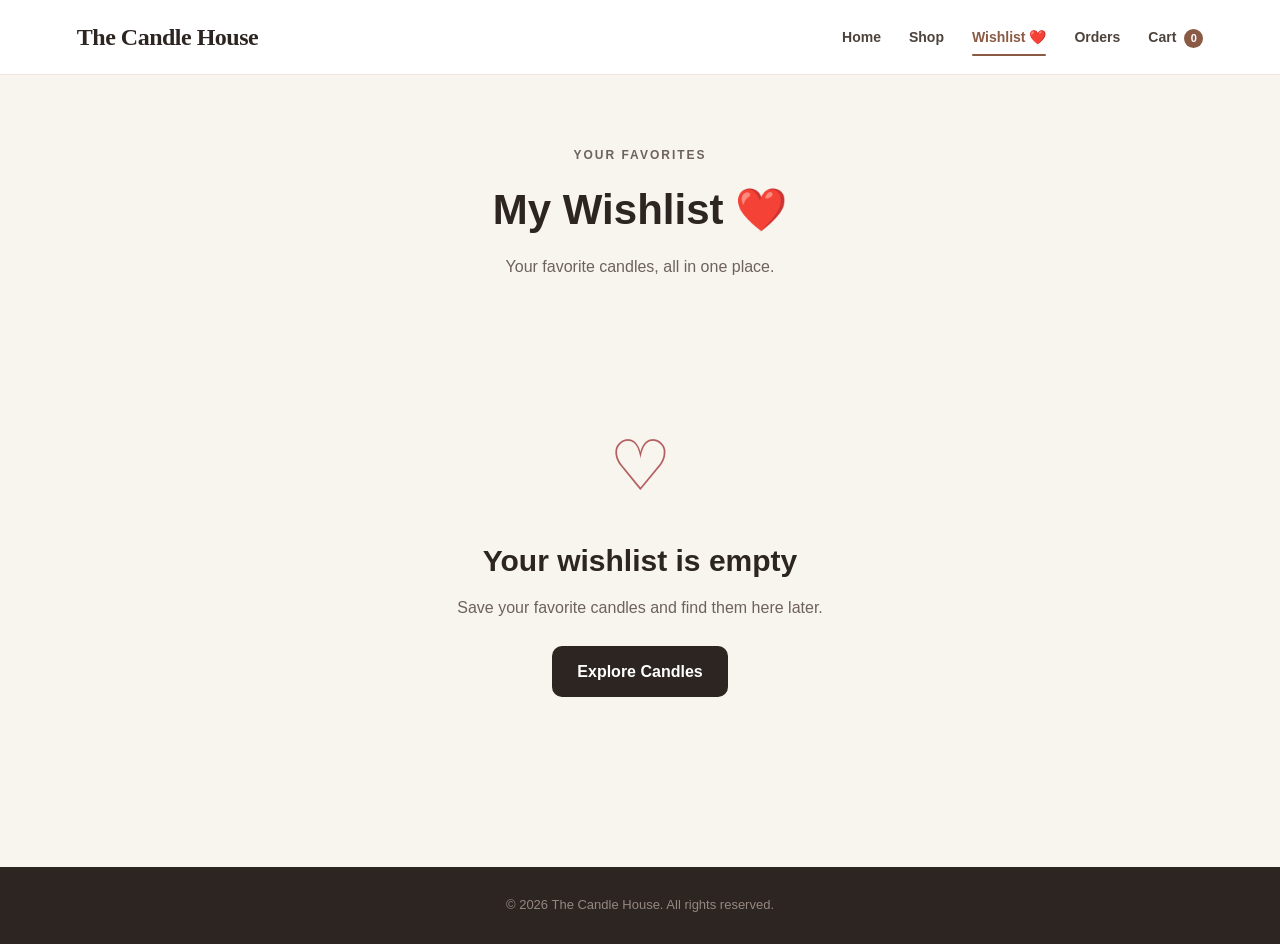
<file: wishlist.html>
<!DOCTYPE html>
<html lang="en">

<head>

    <meta charset="UTF-8">

    <meta
        name="viewport"
        content="width=device-width, initial-scale=1.0">

    <title>Wishlist | The Candle House</title>

    <link rel="stylesheet" href="style.css">

</head>

<body>

<header>

    <div class="logo">
        The Candle House
    </div>

    <nav>

        <a href="index.html">
            Home
        </a>

        <a href="products.html">
            Shop
        </a>

        <a href="wishlist.html" class="active">
            Wishlist ❤️
        </a>

        <a href="orders.html">
            Orders
        </a>

        <a href="cart.html">
            Cart
            <span class="cart-count">0</span>
        </a>

    </nav>

</header>


<main class="wishlist-page">

    <section class="wishlist-header">

        <p class="section-label">
            YOUR FAVORITES
        </p>

        <h1>
            My Wishlist ❤️
        </h1>

        <p>
            Your favorite candles, all in one place.
        </p>

    </section>


    <section class="wishlist-section">

        <div
            id="wishlistContainer"
            class="products-grid">
        </div>

    </section>

</main>


<footer>

    <p>
        © 2026 The Candle House.
        All rights reserved.
    </p>

</footer>


<script src="script.js"></script>

</body>

</html>
</file>
<file: style.css>
* {
    margin: 0;
    padding: 0;
    box-sizing: border-box;
}

html {
    scroll-behavior: smooth;
}

body {
    font-family: "Inter", sans-serif;
    background: #f8f4ee;
    color: #3d332d;
    line-height: 1.6;
}

a {
    text-decoration: none;
    color: inherit;
}

button,
input {
    font-family: inherit;
}


/* =========================
   NAVBAR
========================= */

.navbar {
    width: 100%;
    min-height: 78px;
    padding: 0 7%;
    display: flex;
    align-items: center;
    justify-content: space-between;
    background: #fffaf4;
    border-bottom: 1px solid #eee4d8;
    position: sticky;
    top: 0;
    z-index: 1000;
}

.logo {
    font-family: "DM Serif Display", serif;
    font-size: 27px;
    color: #3d332d;
    letter-spacing: 0.3px;
}

.logo span {
    color: #a97855;
}

.navbar nav {
    display: flex;
    align-items: center;
    gap: 34px;
}

.navbar nav a {
    font-size: 14px;
    font-weight: 500;
    color: #62564e;
    transition: 0.3s ease;
}

.navbar nav a:hover,
.navbar nav a.active {
    color: #a97855;
}

.nav-icons {
    display: flex;
    align-items: center;
    gap: 17px;
}

.nav-icons a {
    font-size: 22px;
    color: #4a3d35;
    transition: 0.3s ease;
}

.nav-icons a:hover {
    color: #a97855;
    transform: translateY(-2px);
}


/* =========================
   HERO
========================= */

.hero {
    min-height: 690px;
    padding: 80px 7%;
    display: grid;
    grid-template-columns: 1fr 1fr;
    align-items: center;
    gap: 70px;
    background:
        radial-gradient(circle at 80% 20%, #ead9c7 0, transparent 32%),
        #f8f4ee;
}

.hero-content {
    max-width: 590px;
}

.small-title {
    margin-bottom: 15px;
    color: #a97855;
    font-size: 12px;
    font-weight: 700;
    letter-spacing: 3px;
}

.hero h1 {
    font-family: "DM Serif Display", serif;
    font-size: clamp(55px, 6vw, 82px);
    line-height: 1.02;
    font-weight: 400;
    color: #3d332d;
    margin-bottom: 25px;
}

.hero h1 span {
    color: #a97855;
    display: block;
}

.hero-text {
    max-width: 510px;
    color: #74685f;
    font-size: 16px;
    margin-bottom: 35px;
}

.hero-buttons {
    display: flex;
    align-items: center;
    gap: 15px;
}

.btn {
    display: inline-flex;
    justify-content: center;
    align-items: center;
    min-width: 150px;
    padding: 14px 24px;
    border-radius: 4px;
    font-size: 14px;
    font-weight: 600;
    transition: 0.3s ease;
}

.primary-btn {
    background: #4b3a31;
    color: white;
}

.primary-btn:hover {
    background: #a97855;
    transform: translateY(-2px);
}

.secondary-btn {
    border: 1px solid #bca898;
    color: #4b3a31;
}

.secondary-btn:hover {
    background: #fffaf4;
    transform: translateY(-2px);
}


/* =========================
   HERO CANDLES
========================= */

.hero-image {
    min-height: 510px;
    display: flex;
    align-items: center;
    justify-content: center;
    position: relative;
}

.candle-display {
    width: 390px;
    height: 450px;
    position: relative;
}

.candle {
    position: absolute;
    bottom: 35px;
    border-radius: 12px 12px 5px 5px;
    box-shadow: 0 30px 50px rgba(70, 48, 34, 0.18);
}

.candle::after {
    content: "";
    position: absolute;
    width: 100%;
    height: 14px;
    left: 0;
    top: 0;
    border-radius: 50%;
    background: #f5e6d5;
}

.candle-one {
    width: 145px;
    height: 235px;
    left: 35px;
    background: linear-gradient(135deg, #d8bca1, #b98e6b);
}

.candle-two {
    width: 165px;
    height: 290px;
    left: 125px;
    background: linear-gradient(135deg, #eee0d1, #cdb19a);
    z-index: 2;
}

.candle-three {
    width: 125px;
    height: 205px;
    right: 20px;
    background: linear-gradient(135deg, #cba384, #9e7355);
}

.flame {
    position: absolute;
    width: 18px;
    height: 30px;
    left: 50%;
    top: -38px;
    transform: translateX(-50%);
    border-radius: 50% 50% 50% 0;
    background: #c98d51;
    rotate: -45deg;
    box-shadow: 0 0 25px rgba(201, 141, 81, 0.45);
    z-index: 5;
}


/* =========================
   SECTIONS
========================= */

.categories,
.featured {
    padding: 100px 7%;
    background: #fffaf4;
}

.featured {
    background: #f8f4ee;
}

.section-heading {
    text-align: center;
    margin-bottom: 50px;
}

.section-heading p {
    color: #a97855;
    font-size: 11px;
    font-weight: 700;
    letter-spacing: 3px;
    margin-bottom: 10px;
}

.section-heading h2 {
    font-family: "DM Serif Display", serif;
    font-size: 43px;
    font-weight: 400;
    color: #3d332d;
}


/* =========================
   CATEGORIES
========================= */

.category-grid {
    max-width: 1150px;
    margin: auto;
    display: grid;
    grid-template-columns: repeat(4, 1fr);
    gap: 20px;
}

.category-card {
    padding: 35px 22px;
    text-align: center;
    background: #f8f1e8;
    border: 1px solid #eee2d5;
    transition: 0.35s ease;
}

.category-card:hover {
    transform: translateY(-7px);
    background: #fff;
    box-shadow: 0 20px 45px rgba(80, 60, 45, 0.1);
}

.category-icon {
    font-size: 38px;
    margin-bottom: 18px;
}

.category-card h3 {
    font-family: "DM Serif Display", serif;
    font-size: 22px;
    font-weight: 400;
    margin-bottom: 8px;
}

.category-card p {
    color: #80736a;
    font-size: 13px;
}


/* =========================
   PRODUCTS
========================= */

.product-grid {
    max-width: 1150px;
    margin: auto;
    display: grid;
    grid-template-columns: repeat(4, 1fr);
    gap: 24px;
}

.product-card {
    background: #fffaf4;
    overflow: hidden;
    transition: 0.3s ease;
}

.product-card:hover {
    transform: translateY(-6px);
    box-shadow: 0 20px 40px rgba(80, 60, 45, 0.1);
}

.product-image {
    height: 330px;
    position: relative;
    display: flex;
    align-items: center;
    justify-content: center;
    overflow: hidden;
}

.product-one {
    background:
        radial-gradient(circle at 50% 65%, #e7cdb3 0 18%, transparent 19%),
        linear-gradient(135deg, #ead8c4, #c39b78);
}

.product-two {
    background:
        radial-gradient(circle at 50% 65%, #f4d4d1 0 18%, transparent 19%),
        linear-gradient(135deg, #f0d6d1, #c99994);
}

.product-three {
    background:
        radial-gradient(circle at 50% 65%, #d9d5c6 0 18%, transparent 19%),
        linear-gradient(135deg, #d9dfd1, #9da68d);
}

.product-four {
    background:
        radial-gradient(circle at 50% 65%, #e5c9b0 0 18%, transparent 19%),
        linear-gradient(135deg, #e8d2bd, #b8906d);
}

.badge {
    position: absolute;
    top: 15px;
    left: 15px;
    padding: 6px 10px;
    background: #fffaf4;
    color: #79573f;
    font-size: 10px;
    font-weight: 700;
    letter-spacing: 0.5px;
    z-index: 2;
}

.wishlist {
    position: absolute;
    top: 13px;
    right: 13px;
    width: 38px;
    height: 38px;
    border: none;
    border-radius: 50%;
    background: rgba(255, 250, 244, 0.9);
    color: #5b493e;
    font-size: 21px;
    cursor: pointer;
    transition: 0.3s ease;
    z-index: 2;
}

.wishlist:hover {
    color: #a97855;
    transform: scale(1.08);
}

.product-info {
    padding: 20px;
}

.product-category {
    color: #a97855;
    font-size: 10px;
    font-weight: 700;
    letter-spacing: 1.5px;
    text-transform: uppercase;
    margin-bottom: 5px;
}

.product-info h3 {
    font-family: "DM Serif Display", serif;
    font-size: 23px;
    font-weight: 400;
    margin-bottom: 16px;
}

.product-bottom {
    display: flex;
    align-items: center;
    justify-content: space-between;
}

.product-bottom strong {
    color: #4b3a31;
    font-size: 17px;
}

.add-cart {
    border: none;
    background: transparent;
    color: #a97855;
    font-size: 12px;
    font-weight: 700;
    cursor: pointer;
    border-bottom: 1px solid #a97855;
    padding-bottom: 2px;
}


/* =========================
   ABOUT
========================= */

.about {
    padding: 110px 7%;
    display: grid;
    grid-template-columns: 1fr 1fr;
    gap: 90px;
    align-items: center;
    background: #fffaf4;
}

.about-image {
    height: 520px;
    display: flex;
    justify-content: center;
    align-items: center;
    background:
        radial-gradient(circle, #d6b99d, #b58c6c);
}

.about-candle {
    width: 180px;
    height: 300px;
    display: flex;
    align-items: center;
    justify-content: center;
    background: #f2e4d4;
    border-radius: 15px;
    font-size: 70px;
    box-shadow: 0 35px 60px rgba(65, 45, 30, 0.2);
}

.about-content {
    max-width: 520px;
}

.about-content h2 {
    font-family: "DM Serif Display", serif;
    font-size: 50px;
    line-height: 1.1;
    font-weight: 400;
    margin-bottom: 25px;
}

.about-content p:not(.small-title) {
    color: #74685f;
    font-size: 15px;
    margin-bottom: 18px;
}


/* =========================
   NEWSLETTER
========================= */

.newsletter {
    padding: 90px 7%;
    text-align: center;
    background: #eee0d1;
}

.newsletter h2 {
    font-family: "DM Serif Display", serif;
    font-size: 42px;
    font-weight: 400;
    margin-bottom: 10px;
}

.newsletter > p:not(.small-title) {
    color: #74685f;
    margin-bottom: 28px;
}

.newsletter form {
    max-width: 510px;
    margin: auto;
    display: flex;
    background: white;
}

.newsletter input {
    flex: 1;
    border: none;
    outline: none;
    padding: 16px 18px;
    font-size: 14px;
}

.newsletter button {
    border: none;
    padding: 0 25px;
    background: #4b3a31;
    color: white;
    font-weight: 600;
    cursor: pointer;
    transition: 0.3s ease;
}

.newsletter button:hover {
    background: #a97855;
}


/* =========================
   FOOTER
========================= */

footer {
    background: #3d332d;
    color: #f8f4ee;
    padding: 65px 7% 25px;
}

.footer-content {
    display: grid;
    grid-template-columns: 2fr 1fr 1.5fr;
    gap: 70px;
    max-width: 1150px;
    margin: auto;
}

.footer-brand h2 {
    font-family: "DM Serif Display", serif;
    font-size: 30px;
    font-weight: 400;
    margin-bottom: 15px;
}

.footer-brand p {
    color: #c8bcb2;
    max-width: 320px;
    font-size: 14px;
}

.footer-links {
    display: flex;
    flex-direction: column;
    gap: 8px;
}

.footer-links h3 {
    margin-bottom: 10px;
    font-size: 14px;
}

.footer-links a,
.footer-links p {
    color: #c8bcb2;
    font-size: 13px;
}

.footer-links a:hover {
    color: white;
}

.copyright {
    max-width: 1150px;
    margin: 50px auto 0;
    padding-top: 20px;
    border-top: 1px solid #5c5048;
    text-align: center;
    color: #a99d94;
    font-size: 12px;
}


/* =========================
   RESPONSIVE
========================= */

@media (max-width: 1000px) {

    .navbar {
        padding: 0 5%;
    }

    .hero {
        padding: 70px 5%;
        gap: 30px;
    }

    .category-grid,
    .product-grid {
        grid-template-columns: repeat(2, 1fr);
    }

    .about {
        padding: 80px 5%;
        gap: 50px;
    }
}


@media (max-width: 700px) {

    .navbar {
        min-height: auto;
        padding: 20px 5%;
        flex-wrap: wrap;
        gap: 18px;
    }

    .navbar nav {
        order: 3;
        width: 100%;
        justify-content: center;
        gap: 20px;
    }

    .hero {
        grid-template-columns: 1fr;
        text-align: center;
        padding: 70px 5%;
    }

    .hero-content {
        margin: auto;
    }

    .hero-text {
        margin-left: auto;
        margin-right: auto;
    }

    .hero-buttons {
        justify-content: center;
    }

    .hero-image {
        min-height: 400px;
    }

    .section-heading h2 {
        font-size: 35px;
    }

    .category-grid,
    .product-grid {
        grid-template-columns: 1fr;
        max-width: 400px;
    }

    .about {
        grid-template-columns: 1fr;
    }

    .about-content {
        text-align: center;
        margin: auto;
    }

    .about-content h2 {
        font-size: 40px;
    }

    .newsletter form {
        flex-direction: column;
        background: transparent;
        gap: 10px;
    }

    .newsletter input,
    .newsletter button {
        min-height: 50px;
    }

    .footer-content {
        grid-template-columns: 1fr;
        gap: 35px;
    }
}

/* =========================
   REAL CANDLE PRODUCT IMAGES
========================= */

.product-one {
    background:
        linear-gradient(rgba(255,255,255,0.05), rgba(255,255,255,0.05)),
        url("https://images.unsplash.com/photo-1603006905003-be475563bc59?auto=format&fit=crop&w=900&q=85");
    background-size: cover;
    background-position: center;
}

.product-two {
    background:
        linear-gradient(rgba(255,255,255,0.05), rgba(255,255,255,0.05)),
        url("https://images.unsplash.com/photo-1608181831718-c9c8f7f4f9f4?auto=format&fit=crop&w=900&q=85");
    background-size: cover;
    background-position: center;
}

.product-three {
    background:
        linear-gradient(rgba(255,255,255,0.05), rgba(255,255,255,0.05)),
        url("https://images.unsplash.com/photo-1602874801006-e26e6e8a5f7f?auto=format&fit=crop&w=900&q=85");
    background-size: cover;
    background-position: center;
}

.product-four {
    background:
        linear-gradient(rgba(255,255,255,0.05), rgba(255,255,255,0.05)),
        url("https://images.unsplash.com/photo-1602607202709-9f6f6f2a2e47?auto=format&fit=crop&w=900&q=85");
    background-size: cover;
    background-position: center;
}

.product-five {
    background:
        linear-gradient(rgba(255,255,255,0.05), rgba(255,255,255,0.05)),
        url("https://images.unsplash.com/photo-1603905179139-db12ab535c1f?auto=format&fit=crop&w=900&q=85");
    background-size: cover;
    background-position: center;
}

.product-six {
    background:
        linear-gradient(rgba(255,255,255,0.05), rgba(255,255,255,0.05)),
        url("https://images.unsplash.com/photo-1608181831718-c9c8f7f4f9f4?auto=format&fit=crop&w=900&q=85");
    background-size: cover;
    background-position: center;
}

.product-seven {
    background:
        linear-gradient(rgba(255,255,255,0.05), rgba(255,255,255,0.05)),
        url("https://images.unsplash.com/photo-1603006905003-be475563bc59?auto=format&fit=crop&w=900&q=85");
    background-size: cover;
    background-position: center;
}

.product-eight {
    background:
        linear-gradient(rgba(255,255,255,0.05), rgba(255,255,255,0.05)),
        url("https://images.unsplash.com/photo-1603905179139-db12ab535c1f?auto=format&fit=crop&w=900&q=85");
    background-size: cover;
    background-position: center;
}


/* Smooth image effect */

.product-image {
    transition: transform 0.4s ease;
}

.product-card:hover .product-image {
    transform: scale(1.03);
}


/* Better shop page */

.shop-hero {
    padding: 100px 7%;
    text-align: center;
    background:
        radial-gradient(
            circle at 50% 0%,
            #ead9c7 0,
            transparent 45%
        ),
        #f8f4ee;
}

.shop-hero h1 {
    font-family: "DM Serif Display", serif;
    font-size: clamp(45px, 6vw, 70px);
    font-weight: 400;
    line-height: 1.1;
    margin-bottom: 18px;
}

.shop-hero > p:last-child {
    max-width: 600px;
    margin: auto;
    color: #74685f;
    font-size: 15px;
}


/* Shop controls */

.shop-section {
    padding: 70px 7% 110px;
    background: #fffaf4;
}

.shop-controls {
    max-width: 1150px;
    margin: 0 auto 45px;
    display: grid;
    grid-template-columns: 1fr 190px 190px;
    gap: 15px;
}

.search-box {
    display: flex;
    background: #f8f4ee;
    border: 1px solid #e5d9cd;
}

.search-box input {
    width: 100%;
    border: none;
    outline: none;
    background: transparent;
    padding: 14px 17px;
    color: #3d332d;
}

.search-box button {
    border: none;
    padding: 0 22px;
    background: #4b3a31;
    color: white;
    cursor: pointer;
    font-weight: 600;
}

.shop-controls select {
    border: 1px solid #e5d9cd;
    outline: none;
    padding: 0 15px;
    background: #f8f4ee;
    color: #4b3a31;
    cursor: pointer;
}

.no-results {
    display: none;
    text-align: center;
    padding: 60px 20px;
}

.no-results h2 {
    font-family: "DM Serif Display", serif;
    font-size: 32px;
    font-weight: 400;
}

.no-results p {
    color: #80736a;
    margin-top: 8px;
}


/* Responsive shop */

@media (max-width: 800px) {

    .shop-controls {
        grid-template-columns: 1fr;
    }

    .shop-controls select {
        min-height: 50px;
    }

    .search-box {
        min-height: 50px;
    }
}

/* ==================================================
   CART PAGE - THE CANDLE HOUSE
   ================================================== */

.cart-page {
    max-width: 1200px;
    margin: 0 auto;
    padding: 80px 30px;
}


/* PAGE TITLE */

.cart-page .section-title {
    text-align: center;
    margin-bottom: 55px;
}

.cart-page .section-title p {
    font-size: 13px;
    letter-spacing: 3px;
    font-weight: 600;
    margin-bottom: 12px;
}

.cart-page .section-title h1 {
    font-family: "DM Serif Display", serif;
    font-size: 52px;
    margin: 0 0 12px;
}

.cart-page .section-title span {
    font-size: 16px;
    opacity: 0.7;
}


/* MAIN LAYOUT */

.cart-layout {
    display: grid;
    grid-template-columns: 1fr 360px;
    gap: 50px;
    align-items: start;
}


/* CART ITEMS */

.cart-items {
    display: flex;
    flex-direction: column;
    gap: 20px;
}


/* SINGLE ITEM */

.cart-item {
    display: grid;
    grid-template-columns: 140px 1fr auto;
    align-items: center;
    gap: 25px;

    padding: 22px;

    background: #fff;

    border-radius: 18px;

    box-shadow:
        0 8px 30px rgba(80, 55, 35, 0.08);

    border: 1px solid rgba(100, 70, 45, 0.08);
}


/* PRODUCT IMAGE */

.cart-item img {
    width: 140px;
    height: 140px;

    object-fit: cover;

    border-radius: 14px;

    display: block;
}


/* PRODUCT INFO */

.cart-item-info {
    min-width: 0;
}

.cart-item-info h3 {
    font-family: "DM Serif Display", serif;
    font-size: 25px;
    margin: 0 0 8px;
}

.cart-item-info p {
    font-size: 17px;
    font-weight: 600;
    margin: 0 0 18px;
}


/* QUANTITY */

.quantity-controls {
    display: flex;
    align-items: center;
    gap: 12px;
}

.quantity-controls button {
    width: 34px;
    height: 34px;

    border: none;
    border-radius: 50%;

    background: #eee4d8;

    font-size: 20px;

    cursor: pointer;

    transition: 0.2s;
}

.quantity-controls button:hover {
    transform: scale(1.08);
}

.quantity-controls span {
    min-width: 25px;
    text-align: center;
    font-weight: 600;
}


/* RIGHT SIDE */

.cart-item-right {
    display: flex;
    flex-direction: column;
    align-items: flex-end;
    gap: 18px;
}

.cart-item-right strong {
    font-size: 20px;
}


/* REMOVE */

.remove-button {
    border: none;
    background: transparent;

    font-size: 13px;

    text-decoration: underline;

    cursor: pointer;

    opacity: 0.65;
}

.remove-button:hover {
    opacity: 1;
}


/* ==================================================
   ORDER SUMMARY
   ================================================== */

.cart-summary {
    background: #f5eee6;

    padding: 32px;

    border-radius: 22px;

    position: sticky;
    top: 100px;
}

.cart-summary h2 {
    font-family: "DM Serif Display", serif;
    font-size: 30px;

    margin-top: 0;
    margin-bottom: 30px;
}


/* SUMMARY ROW */

.summary-row {
    display: flex;
    justify-content: space-between;

    margin-bottom: 18px;

    font-size: 16px;
}

.summary-row strong {
    font-weight: 600;
}


/* LINE */

.cart-summary hr {
    border: none;

    border-top: 1px solid rgba(80, 55, 35, 0.15);

    margin: 25px 0;
}


/* TOTAL */

.summary-total {
    display: flex;
    justify-content: space-between;
    align-items: center;

    font-size: 20px;

    margin-bottom: 28px;
}

.summary-total strong {
    font-size: 25px;
}


/* CHECKOUT BUTTON */

.checkout-button {
    width: 100%;

    border: none;

    padding: 16px;

    border-radius: 12px;

    background: #4d382b;

    color: white;

    font-size: 15px;

    font-weight: 600;

    cursor: pointer;

    transition: 0.25s;
}

.checkout-button:hover {
    transform: translateY(-2px);

    opacity: 0.9;
}


/* CONTINUE SHOPPING */

.continue-shopping {
    display: block;

    text-align: center;

    margin-top: 20px;

    color: inherit;

    text-decoration: none;

    font-size: 14px;

    opacity: 0.7;
}

.continue-shopping:hover {
    opacity: 1;
}


/* ==================================================
   EMPTY CART
   ================================================== */

.empty-cart {
    background: #fff;

    border-radius: 20px;

    padding: 70px 30px;

    text-align: center;

    box-shadow:
        0 8px 30px rgba(80, 55, 35, 0.07);
}

.empty-cart h2 {
    font-family: "DM Serif Display", serif;

    font-size: 30px;

    margin-bottom: 10px;
}

.empty-cart p {
    opacity: 0.7;

    margin-bottom: 25px;
}

.empty-cart a {
    display: inline-block;

    padding: 13px 24px;

    background: #4d382b;

    color: white;

    text-decoration: none;

    border-radius: 10px;
}


/* ==================================================
   MOBILE
   ================================================== */

@media (max-width: 850px) {

    .cart-layout {
        grid-template-columns: 1fr;
    }

    .cart-summary {
        position: static;
    }

}


@media (max-width: 600px) {

    .cart-page {
        padding: 50px 18px;
    }

    .cart-page .section-title h1 {
        font-size: 40px;
    }

    .cart-item {
        grid-template-columns: 90px 1fr;

        gap: 15px;

        padding: 15px;
    }

    .cart-item img {
        width: 90px;
        height: 110px;
    }

    .cart-item-right {
        grid-column: 2;

        flex-direction: row;

        justify-content: space-between;

        align-items: center;
    }

}
/* ==================================================
   CHECKOUT PAGE
   THE CANDLE HOUSE
   ================================================== */

.checkout-page {
    max-width: 1200px;
    margin: 0 auto;
    padding: 80px 30px;
}


/* PAGE TITLE */

.checkout-page .section-title {
    text-align: center;
    margin-bottom: 55px;
}

.checkout-page .section-title p {
    font-size: 13px;
    letter-spacing: 3px;
    font-weight: 600;
    margin-bottom: 12px;
}

.checkout-page .section-title h1 {
    font-family: "DM Serif Display", serif;
    font-size: 52px;
    margin: 0 0 12px;
}

.checkout-page .section-title span {
    font-size: 16px;
    opacity: 0.7;
}


/* MAIN LAYOUT */

.checkout-layout {
    display: grid;
    grid-template-columns: 1fr 370px;
    gap: 50px;
    align-items: start;
}


/* ==================================================
   CHECKOUT FORM
   ================================================== */

.checkout-form {
    background: #ffffff;

    padding: 38px;

    border-radius: 22px;

    box-shadow:
        0 8px 35px rgba(80, 55, 35, 0.08);

    border: 1px solid rgba(100, 70, 45, 0.08);
}

.checkout-form h2 {
    font-family: "DM Serif Display", serif;

    font-size: 30px;

    margin-top: 0;

    margin-bottom: 28px;
}

.checkout-heading {
    margin-top: 45px !important;
}


/* FORM ROW */

.form-row {
    display: grid;

    grid-template-columns: 1fr 1fr;

    gap: 20px;
}


/* FORM GROUP */

.form-group {
    display: flex;

    flex-direction: column;

    margin-bottom: 22px;
}

.form-group label {
    font-size: 14px;

    font-weight: 600;

    margin-bottom: 9px;
}


/* INPUTS */

.form-group input,
.form-group textarea {
    width: 100%;

    box-sizing: border-box;

    padding: 14px 16px;

    border: 1px solid #ded4c9;

    border-radius: 11px;

    background: #fffdfb;

    font-family: "Inter", sans-serif;

    font-size: 14px;

    outline: none;

    transition: 0.2s;
}

.form-group textarea {
    resize: vertical;
}

.form-group input:focus,
.form-group textarea:focus {
    border-color: #4d382b;

    box-shadow:
        0 0 0 3px rgba(77, 56, 43, 0.08);
}


/* ==================================================
   PAYMENT
   ================================================== */

.payment-options {
    display: flex;

    flex-direction: column;

    gap: 12px;

    margin-bottom: 32px;
}

.payment-option {
    display: flex;

    align-items: center;

    gap: 12px;

    padding: 16px 18px;

    border: 1px solid #ded4c9;

    border-radius: 12px;

    cursor: pointer;

    transition: 0.2s;
}

.payment-option:hover {
    background: #faf6f1;
}

.payment-option input {
    accent-color: #4d382b;
}

.payment-option span {
    font-size: 14px;

    font-weight: 500;
}


/* PLACE ORDER */

.place-order-button {
    width: 100%;

    padding: 17px;

    border: none;

    border-radius: 12px;

    background: #4d382b;

    color: white;

    font-family: "Inter", sans-serif;

    font-size: 15px;

    font-weight: 600;

    cursor: pointer;

    transition: 0.25s;
}

.place-order-button:hover {
    transform: translateY(-2px);

    opacity: 0.92;
}


/* ==================================================
   CHECKOUT SUMMARY
   ================================================== */

.checkout-summary {
    background: #f5eee6;

    padding: 32px;

    border-radius: 22px;

    position: sticky;

    top: 100px;
}

.checkout-summary h2 {
    font-family: "DM Serif Display", serif;

    font-size: 30px;

    margin-top: 0;

    margin-bottom: 28px;
}


/* ORDER ITEMS */

.checkout-items {
    display: flex;

    flex-direction: column;

    gap: 18px;

    margin-bottom: 25px;
}

.checkout-product {
    display: grid;

    grid-template-columns: 65px 1fr auto;

    align-items: center;

    gap: 12px;
}

.checkout-product img {
    width: 65px;

    height: 65px;

    object-fit: cover;

    border-radius: 10px;
}

.checkout-product h3 {
    font-family: "DM Serif Display", serif;

    font-size: 17px;

    margin: 0 0 5px;
}

.checkout-product p {
    font-size: 12px;

    margin: 0;

    opacity: 0.65;
}

.checkout-product strong {
    font-size: 14px;
}


/* LINES */

.checkout-line {
    display: flex;

    justify-content: space-between;

    align-items: center;

    margin-bottom: 16px;

    font-size: 15px;
}

.checkout-line strong {
    font-weight: 600;
}


/* HR */

.checkout-summary hr {
    border: none;

    border-top: 1px solid rgba(80, 55, 35, 0.15);

    margin: 25px 0;
}


/* TOTAL */

.checkout-total {
    display: flex;

    justify-content: space-between;

    align-items: center;

    margin-bottom: 28px;

    font-size: 19px;
}

.checkout-total strong {
    font-size: 25px;
}


/* BACK TO CART */

.back-cart {
    display: block;

    text-align: center;

    color: inherit;

    text-decoration: none;

    font-size: 14px;

    opacity: 0.7;
}

.back-cart:hover {
    opacity: 1;
}


/* EMPTY CHECKOUT */

.checkout-empty {
    text-align: center;

    padding: 20px 0;
}

.checkout-empty p {
    margin-bottom: 15px;
}

.checkout-empty a {
    color: inherit;

    text-decoration: underline;
}


/* ==================================================
   MOBILE
   ================================================== */

@media (max-width: 850px) {

    .checkout-layout {
        grid-template-columns: 1fr;
    }

    .checkout-summary {
        position: static;
    }

}


@media (max-width: 600px) {

    .checkout-page {
        padding: 50px 18px;
    }

    .checkout-page .section-title h1 {
        font-size: 40px;
    }

    .checkout-form {
        padding: 25px 20px;
    }

    .form-row {
        grid-template-columns: 1fr;

        gap: 0;
    }

    .checkout-summary {
        padding: 25px 20px;
    }

}

/* =========================================================
   THE CANDLE HOUSE
   PREMIUM HOME PAGE DESIGN
   ========================================================= */


/* ================= HERO ================= */

.hero {
    min-height: 680px;
    display: grid;
    grid-template-columns: 1fr 1fr;
    align-items: center;
    gap: 70px;
    padding: 80px 8%;
    background: linear-gradient(135deg, #faf7f2 0%, #f2ebe2 100%);
    overflow: hidden;
}

.hero-content {
    max-width: 620px;
}

.hero-small {
    letter-spacing: 3px;
    font-size: 12px;
    font-weight: 700;
    margin-bottom: 20px;
}

.hero h1 {
    font-family: "DM Serif Display", serif;
    font-size: clamp(55px, 6vw, 86px);
    line-height: 0.98;
    margin: 0 0 28px;
}

.hero-content > p:not(.hero-small) {
    max-width: 520px;
    font-size: 17px;
    line-height: 1.8;
    margin-bottom: 35px;
}

.hero-actions {
    display: flex;
    align-items: center;
    gap: 28px;
    flex-wrap: wrap;
}

.hero-button {
    display: inline-flex;
    align-items: center;
    justify-content: center;
    padding: 16px 28px;
    text-decoration: none;
    font-weight: 700;
    border-radius: 4px;
    transition: 0.3s ease;
}

.hero-button:hover {
    transform: translateY(-3px);
}

.hero-link {
    text-decoration: none;
    font-weight: 600;
}

.hero-image {
    position: relative;
    height: 560px;
    overflow: visible;
}

.hero-image img {
    width: 100%;
    height: 100%;
    object-fit: cover;
    border-radius: 180px 180px 10px 10px;
    display: block;
}

.hero-badge {
    position: absolute;
    bottom: 35px;
    left: -35px;
    width: 125px;
    height: 125px;
    border-radius: 50%;
    background: #ffffff;
    display: flex;
    flex-direction: column;
    align-items: center;
    justify-content: center;
    box-shadow: 0 15px 40px rgba(0, 0, 0, 0.12);
    text-align: center;
}

.hero-badge strong {
    font-size: 14px;
}

.hero-badge span {
    font-size: 11px;
    margin-top: 5px;
    opacity: 0.65;
}


/* ================= FEATURES ================= */

.features {
    display: grid;
    grid-template-columns: repeat(4, 1fr);
    gap: 25px;
    padding: 35px 8%;
    border-bottom: 1px solid rgba(0, 0, 0, 0.08);
}

.feature-item {
    display: flex;
    align-items: center;
    gap: 15px;
}

.feature-icon {
    width: 45px;
    height: 45px;
    border-radius: 50%;
    display: flex;
    align-items: center;
    justify-content: center;
    font-size: 20px;
    background: #f4eee7;
}

.feature-item h3 {
    margin: 0 0 4px;
    font-size: 14px;
}

.feature-item p {
    margin: 0;
    font-size: 12px;
    opacity: 0.65;
}


/* ================= SECTION TITLES ================= */

.section-title {
    text-align: center;
    max-width: 700px;
    margin: 0 auto 50px;
}

.section-title p {
    font-size: 11px;
    font-weight: 700;
    letter-spacing: 3px;
    margin-bottom: 12px;
}

.section-title h2 {
    font-family: "DM Serif Display", serif;
    font-size: clamp(35px, 4vw, 52px);
    line-height: 1.1;
    margin: 0 0 15px;
}

.section-title span {
    display: block;
    line-height: 1.7;
    opacity: 0.65;
}


/* ================= CATEGORIES ================= */

.categories {
    padding: 100px 8%;
}

.category-grid {
    display: grid;
    grid-template-columns: repeat(4, 1fr);
    gap: 20px;
}

.category-card {
    position: relative;
    min-height: 420px;
    overflow: hidden;
    text-decoration: none;
    border-radius: 8px;
    background: #eee;
}

.category-image {
    position: absolute;
    inset: 0;
    background-size: cover;
    background-position: center;
    transition: transform 0.5s ease;
}

.category-card:hover .category-image {
    transform: scale(1.06);
}

.scented-image {
    background-image: url("images/vanilla-dream.jpg");
}

.decorative-image {
    background-image: url("images/flower-glow.jpg");
}

.gift-image {
    background-image: url("images/birthday-glow.jpg");
}

.custom-image {
    background-image: url("images/personalized-candle.jpg");
}

.category-card::after {
    content: "";
    position: absolute;
    inset: 0;
    background: linear-gradient(
        to top,
        rgba(0, 0, 0, 0.72),
        rgba(0, 0, 0, 0.02) 70%
    );
}

.category-content {
    position: absolute;
    z-index: 2;
    bottom: 25px;
    left: 25px;
    right: 25px;
    color: #fff;
}

.category-content > span {
    font-size: 11px;
    opacity: 0.75;
    letter-spacing: 2px;
}

.category-content h3 {
    font-family: "DM Serif Display", serif;
    font-size: 27px;
    margin: 7px 0;
}

.category-content p {
    font-size: 13px;
    line-height: 1.5;
    margin: 0 0 12px;
    opacity: 0.85;
}

.category-content strong {
    font-size: 12px;
}


/* ================= FEATURED ================= */

.featured {
    padding: 100px 8%;
    background: #faf7f2;
}

.featured .products-grid {
    display: grid;
    grid-template-columns: repeat(4, 1fr);
    gap: 25px;
}

.featured .product-card {
    background: #fff;
    overflow: hidden;
    border-radius: 8px;
    transition: transform 0.3s ease, box-shadow 0.3s ease;
}

.featured .product-card:hover {
    transform: translateY(-7px);
    box-shadow: 0 18px 45px rgba(0, 0, 0, 0.10);
}

.featured .product-image {
    height: 330px;
    background-size: cover;
    background-position: center;
}

.featured .product-info {
    padding: 22px;
}

.featured .product-category {
    font-size: 10px;
    letter-spacing: 2px;
    text-transform: uppercase;
    opacity: 0.55;
}

.featured .product-info h3 {
    margin: 8px 0;
    font-size: 18px;
}

.featured .product-info > p {
    font-weight: 700;
    margin-bottom: 18px;
}

.product-button {
    display: inline-block;
    padding: 11px 18px;
    text-decoration: none;
    font-size: 12px;
    font-weight: 700;
    border-radius: 3px;
    transition: 0.3s ease;
}

.product-button:hover {
    transform: translateY(-2px);
}

.view-all {
    text-align: center;
    margin-top: 45px;
}

.view-all a {
    font-weight: 700;
    text-decoration: none;
}


/* ================= ABOUT ================= */

.about {
    display: grid;
    grid-template-columns: 1fr 1fr;
    align-items: center;
    gap: 90px;
    padding: 110px 8%;
}

.about-image {
    position: relative;
}

.about-image img {
    width: 100%;
    height: 550px;
    object-fit: cover;
    border-radius: 8px;
}

.about-label {
    position: absolute;
    right: -30px;
    bottom: 35px;
    padding: 20px 25px;
    background: #fff;
    box-shadow: 0 15px 40px rgba(0, 0, 0, 0.12);
    display: flex;
    flex-direction: column;
}

.about-label strong {
    font-family: "DM Serif Display", serif;
    font-size: 20px;
}

.about-label span {
    font-size: 11px;
    margin-top: 4px;
    opacity: 0.6;
}

.about-content {
    max-width: 550px;
}

.about-small {
    letter-spacing: 3px;
    font-size: 11px;
    font-weight: 700;
}

.about-content h2 {
    font-family: "DM Serif Display", serif;
    font-size: clamp(40px, 5vw, 65px);
    line-height: 1;
    margin: 18px 0 28px;
}

.about-content p:not(.about-small) {
    line-height: 1.8;
    opacity: 0.7;
}

.about-button {
    display: inline-block;
    margin-top: 18px;
    padding: 14px 25px;
    text-decoration: none;
    font-weight: 700;
}


/* ================= QUOTE ================= */

.candle-quote {
    padding: 100px 8%;
    text-align: center;
    background: #f2ebe2;
}

.candle-quote span {
    font-size: 28px;
}

.candle-quote h2 {
    font-family: "DM Serif Display", serif;
    font-size: clamp(38px, 5vw, 65px);
    line-height: 1.1;
    margin: 20px 0;
}

.candle-quote p {
    font-size: 12px;
    letter-spacing: 2px;
    opacity: 0.6;
}


/* ================= NEWSLETTER ================= */

.newsletter {
    text-align: center;
    padding: 90px 8%;
}

.newsletter > p {
    font-size: 11px;
    letter-spacing: 3px;
    font-weight: 700;
}

.newsletter h2 {
    font-family: "DM Serif Display", serif;
    font-size: 48px;
    margin: 12px 0;
}

.newsletter > span {
    display: block;
    opacity: 0.65;
    margin-bottom: 30px;
}

.newsletter form {
    max-width: 560px;
    margin: auto;
    display: flex;
    border: 1px solid rgba(0, 0, 0, 0.15);
    border-radius: 4px;
    overflow: hidden;
}

.newsletter input {
    flex: 1;
    border: 0;
    outline: none;
    padding: 16px;
    font: inherit;
    min-width: 0;
}

.newsletter button {
    border: 0;
    padding: 0 25px;
    cursor: pointer;
    font-weight: 700;
}


/* ================= CONTACT ================= */

.contact {
    padding: 100px 8%;
    background: #faf7f2;
}

.contact-info {
    max-width: 900px;
    margin: auto;
    display: grid;
    grid-template-columns: repeat(3, 1fr);
    gap: 30px;
    text-align: center;
}

.contact-info > div {
    padding: 30px;
    background: #fff;
    border-radius: 8px;
}

.contact-info h3 {
    margin-bottom: 10px;
}

.contact-info p {
    margin: 0;
    opacity: 0.65;
    font-size: 14px;
}


/* ================= FOOTER ================= */

footer {
    padding: 50px 8%;
    text-align: center;
}

footer .logo {
    font-family: "DM Serif Display", serif;
    font-size: 28px;
    margin-bottom: 12px;
}

footer p {
    font-size: 13px;
    opacity: 0.6;
}


/* ================= RESPONSIVE ================= */

@media (max-width: 1000px) {

    .hero {
        grid-template-columns: 1fr;
        padding-top: 60px;
    }

    .hero-content {
        max-width: 700px;
    }

    .hero-image {
        height: 500px;
    }

    .features {
        grid-template-columns: repeat(2, 1fr);
    }

    .category-grid {
        grid-template-columns: repeat(2, 1fr);
    }

    .featured .products-grid {
        grid-template-columns: repeat(2, 1fr);
    }

    .about {
        grid-template-columns: 1fr;
        gap: 50px;
    }

    .about-content {
        max-width: 700px;
    }

}


@media (max-width: 650px) {

    .hero {
        padding: 55px 6%;
    }

    .hero h1 {
        font-size: 52px;
    }

    .hero-image {
        height: 400px;
    }

    .hero-badge {
        left: 15px;
        bottom: 20px;
    }

    .features {
        grid-template-columns: 1fr;
        padding: 30px 6%;
    }

    .categories,
    .featured,
    .about,
    .contact {
        padding-left: 6%;
        padding-right: 6%;
    }

    .category-grid {
        grid-template-columns: 1fr;
    }

    .category-card {
        min-height: 380px;
    }

    .featured .products-grid {
        grid-template-columns: 1fr;
    }

    .about-image img {
        height: 420px;
    }

    .about-label {
        right: 15px;
    }

    .newsletter {
        padding-left: 6%;
        padding-right: 6%;
    }

    .newsletter h2 {
        font-size: 38px;
    }

    .newsletter form {
        flex-direction: column;
        border: 0;
        gap: 10px;
    }

    .newsletter input,
    .newsletter button {
        border: 1px solid rgba(0, 0, 0, 0.15);
        padding: 15px;
        width: 100%;
    }

    .contact-info {
        grid-template-columns: 1fr;
    }

}

/* ==========================================
   SHOP PRODUCT IMAGES - CLEAN & PROFESSIONAL
   ========================================== */

.products-section {
    padding: 30px 0 80px;
}

.products-grid {
    display: grid;
    grid-template-columns: repeat(4, 1fr);
    gap: 28px;
    align-items: stretch;
}

.product-card {
    background: #ffffff;
    border-radius: 18px;
    overflow: hidden;
    border: 1px solid #eee5df;
    transition: transform 0.3s ease, box-shadow 0.3s ease;
}

.product-card:hover {
    transform: translateY(-7px);
    box-shadow: 0 15px 35px rgba(0, 0, 0, 0.10);
}

/* Product Image */

.product-card .product-image {
    width: 100%;
    height: 300px;

    background-size: cover;
    background-position: center;
    background-repeat: no-repeat;

    background-color: #f7f2ee;

    transition: transform 0.4s ease;
}

.product-card:hover .product-image {
    transform: scale(1.03);
}

/* Product Information */

.product-card .product-info {
    padding: 20px;
}

.product-category {
    display: inline-block;

    font-size: 12px;
    font-weight: 700;

    text-transform: uppercase;
    letter-spacing: 1px;

    color: #9b7561;

    margin-bottom: 8px;
}

.product-card h3 {
    margin: 5px 0 8px;

    font-size: 19px;
    font-weight: 700;

    color: #2d2521;
}

.product-card .product-info > p {
    margin: 0 0 16px;

    font-size: 18px;
    font-weight: 700;

    color: #8a5a44;
}

/* Add To Cart */

.product-card button {
    width: 100%;

    padding: 12px 18px;

    border: none;
    border-radius: 10px;

    background: #2d2521;
    color: white;

    font-size: 14px;
    font-weight: 600;

    cursor: pointer;

    transition: 0.3s ease;
}

.product-card button:hover {
    background: #8a5a44;
}


/* ==========================================
   SHOP RESPONSIVE
   ========================================== */

@media (max-width: 1000px) {

    .products-grid {
        grid-template-columns: repeat(3, 1fr);
    }

}


@media (max-width: 750px) {

    .products-grid {
        grid-template-columns: repeat(2, 1fr);
        gap: 18px;
    }

    .product-card .product-image {
        height: 240px;
    }

}


@media (max-width: 500px) {

    .products-grid {
        grid-template-columns: 1fr;
    }

    .product-card .product-image {
        height: 280px;
    }

}
/* ==========================================
   PRODUCT DETAILS
   ========================================== */

.product-details-page {
    padding: 80px 6%;
    min-height: 70vh;
}

.product-details-container {
    max-width: 1100px;
    margin: auto;

    display: grid;
    grid-template-columns: 1fr 1fr;

    gap: 70px;

    align-items: center;
}


/* Image */

.product-details-image {
    width: 100%;
    height: 560px;

    border-radius: 24px;

    overflow: hidden;

    background: #f7f2ee;
}

.product-details-image img {
    width: 100%;
    height: 100%;

    object-fit: cover;

    display: block;
}


/* Info */

.product-details-info {
    padding: 20px 0;
}

.product-details-info h1 {
    font-size: 44px;
    margin: 10px 0 15px;

    color: #2d2521;
}

.product-details-price {
    font-size: 28px;
    font-weight: 700;

    color: #8a5a44;

    margin-bottom: 25px;
}

.product-description {
    font-size: 16px;
    line-height: 1.8;

    color: #6d625d;

    margin-bottom: 30px;
}


/* Quantity */

.quantity-box {
    display: flex;

    align-items: center;

    width: fit-content;

    border: 1px solid #ddd2ca;

    border-radius: 10px;

    overflow: hidden;

    margin-bottom: 22px;
}

.quantity-box button {
    width: 45px;
    height: 45px;

    border: none;

    background: #f7f2ee;

    font-size: 20px;

    cursor: pointer;
}

.quantity-box span {
    width: 50px;

    text-align: center;

    font-weight: 600;
}


/* Add to Cart */

.details-cart-button {
    width: 100%;

    padding: 16px;

    border: none;

    border-radius: 12px;

    background: #2d2521;

    color: white;

    font-size: 16px;
    font-weight: 700;

    cursor: pointer;

    transition: 0.3s ease;
}

.details-cart-button:hover {
    background: #8a5a44;
}


/* Back */

.back-shop {
    display: inline-block;

    margin-top: 22px;

    color: #8a5a44;

    text-decoration: none;

    font-weight: 600;
}


/* Mobile */

@media (max-width: 750px) {

    .product-details-container {
        grid-template-columns: 1fr;

        gap: 35px;
    }

    .product-details-image {
        height: 420px;
    }

    .product-details-info h1 {
        font-size: 34px;
    }

}
/* ==========================================
   WISHLIST
   ========================================== */

.product-image-wrapper {
    position: relative;
    overflow: hidden;
}


.product-image-link {
    display: block;
}


.wishlist-button {
    position: absolute;

    top: 14px;
    right: 14px;

    width: 42px;
    height: 42px;

    border-radius: 50%;

    border: none;

    background: rgba(255, 255, 255, 0.95);

    color: #5f514a;

    font-size: 23px;

    display: flex;

    align-items: center;
    justify-content: center;

    cursor: pointer;

    box-shadow:
        0 5px 15px rgba(0, 0, 0, 0.10);

    transition: 0.3s ease;

    z-index: 5;
}


.wishlist-button:hover {
    transform: scale(1.1);
}


.wishlist-button.active {
    color: #b45f5f;

    background: #fff5f5;
}
/* ==========================================
   WISHLIST PAGE
   ========================================== */

.wishlist-page {
    min-height: 70vh;
    padding: 70px 6% 90px;
}


.wishlist-header {
    text-align: center;
    max-width: 700px;
    margin: 0 auto 50px;
}


.wishlist-header h1 {
    font-size: 42px;
    margin: 10px 0;
    color: #2d2521;
}


.wishlist-header p {
    color: #6d625d;
    line-height: 1.7;
}


.wishlist-section {
    max-width: 1200px;
    margin: auto;
}


/* Remove heart */

.wishlist-remove {
    position: absolute;

    top: 14px;
    right: 14px;

    width: 42px;
    height: 42px;

    border: none;
    border-radius: 50%;

    background: white;

    color: #b45f5f;

    font-size: 21px;

    cursor: pointer;

    box-shadow:
        0 5px 15px rgba(0, 0, 0, 0.10);

    z-index: 5;

    transition: 0.3s ease;
}


.wishlist-remove:hover {
    transform: scale(1.1);
}


/* Empty wishlist */

.empty-wishlist {
    grid-column: 1 / -1;

    text-align: center;

    padding: 80px 20px;
}


.empty-heart {
    font-size: 70px;
    color: #b45f5f;
    margin-bottom: 15px;
}


.empty-wishlist h2 {
    font-size: 30px;
    color: #2d2521;
    margin-bottom: 10px;
}


.empty-wishlist p {
    color: #6d625d;
    margin-bottom: 25px;
}


.wishlist-shop-button {
    display: inline-block;

    padding: 13px 25px;

    border-radius: 10px;

    background: #2d2521;

    color: white;

    text-decoration: none;

    font-weight: 600;

    transition: 0.3s ease;
}


.wishlist-shop-button:hover {
    background: #8a5a44;
}


/* Mobile */

@media (max-width: 700px) {

    .wishlist-header h1 {
        font-size: 32px;
    }

}
/* ==========================================
   PROFESSIONAL NAVBAR
   THE CANDLE HOUSE
   ========================================== */

header {
    width: 100%;
    padding: 18px 6%;

    display: flex;
    align-items: center;
    justify-content: space-between;

    background: rgba(255, 255, 255, 0.96);

    border-bottom: 1px solid #eee5df;

    position: sticky;
    top: 0;
    z-index: 1000;

    backdrop-filter: blur(10px);
}


/* Logo */

.logo {
    font-size: 24px;
    font-weight: 800;

    color: #2d2521;

    letter-spacing: -0.5px;

    white-space: nowrap;
}

.logo span {
    color: #8a5a44;
}


/* Navigation */

header nav {
    display: flex;

    align-items: center;

    gap: 28px;
}


header nav a {
    position: relative;

    color: #4d423c;

    text-decoration: none;

    font-size: 14px;

    font-weight: 600;

    transition: color 0.3s ease;

    padding: 8px 0;
}


header nav a:hover {
    color: #8a5a44;
}


/* Active link */

header nav a.active {
    color: #8a5a44;
}


header nav a.active::after {
    content: "";

    position: absolute;

    left: 0;
    right: 0;

    bottom: 0;

    height: 2px;

    background: #8a5a44;

    border-radius: 10px;
}


/* Cart Count */

.cart-count {
    display: inline-flex;

    align-items: center;
    justify-content: center;

    min-width: 19px;
    height: 19px;

    padding: 0 5px;

    margin-left: 4px;

    border-radius: 50%;

    background: #8a5a44;

    color: white;

    font-size: 11px;
    font-weight: 700;
}


/* Mobile */

@media (max-width: 700px) {

    header {
        padding: 16px 5%;

        flex-direction: column;

        gap: 14px;
    }


    .logo {
        font-size: 22px;
    }


    header nav {
        width: 100%;

        justify-content: center;

        flex-wrap: wrap;

        gap: 15px;
    }


    header nav a {
        font-size: 13px;
    }

}
/* ==========================================
   PROFESSIONAL HOME PAGE
   THE CANDLE HOUSE
   ========================================== */


/* HERO */

.hero {
    min-height: 680px;

    display: flex;
    align-items: center;

    padding: 90px 7%;

    background:
        linear-gradient(
            90deg,
            rgba(45, 37, 33, 0.78),
            rgba(45, 37, 33, 0.25)
        ),
        url("images/vanilla-dream.jpg");

    background-size: cover;
    background-position: center;

    color: white;
}


.hero-content {
    max-width: 650px;
}


.hero-badge {
    display: inline-block;

    padding: 8px 15px;

    margin-bottom: 18px;

    border-radius: 30px;

    background: rgba(255, 255, 255, 0.16);

    border: 1px solid rgba(255, 255, 255, 0.3);

    font-size: 12px;

    font-weight: 700;

    letter-spacing: 1.5px;

    text-transform: uppercase;
}


.hero h1 {
    font-size: clamp(45px, 6vw, 76px);

    line-height: 1.05;

    margin: 0 0 22px;

    font-weight: 800;
}


.hero p {
    max-width: 560px;

    font-size: 18px;

    line-height: 1.8;

    color: rgba(255, 255, 255, 0.9);

    margin-bottom: 32px;
}


/* HERO BUTTONS */

.hero-actions {
    display: flex;

    gap: 14px;

    flex-wrap: wrap;
}


.hero-actions a {
    display: inline-flex;

    align-items: center;

    justify-content: center;

    padding: 14px 25px;

    border-radius: 10px;

    text-decoration: none;

    font-weight: 700;

    transition: 0.3s ease;
}


.hero-actions a:first-child {
    background: white;

    color: #2d2521;
}


.hero-actions a:first-child:hover {
    transform: translateY(-3px);

    background: #f4e9e1;
}


.hero-actions a:last-child {
    border: 1px solid rgba(255, 255, 255, 0.7);

    color: white;

    background: rgba(255, 255, 255, 0.08);
}


.hero-actions a:last-child:hover {
    background: white;

    color: #2d2521;
}


/* ==========================================
   FEATURES
   ========================================== */

.features {
    display: grid;

    grid-template-columns: repeat(4, 1fr);

    gap: 20px;

    padding: 35px 7%;

    background: #fffaf7;

    border-bottom: 1px solid #eee5df;
}


.feature {
    text-align: center;

    padding: 15px;
}


.feature-icon {
    font-size: 28px;

    margin-bottom: 10px;
}


.feature h3 {
    margin: 5px 0;

    font-size: 16px;

    color: #2d2521;
}


.feature p {
    margin: 0;

    font-size: 13px;

    color: #796c64;
}


/* ==========================================
   SECTION TITLES
   ========================================== */

section {
    scroll-margin-top: 100px;
}


.section-title {
    text-align: center;

    max-width: 650px;

    margin: 0 auto 45px;
}


.section-label {
    color: #9b7561;

    font-size: 12px;

    font-weight: 800;

    letter-spacing: 2px;

    text-transform: uppercase;

    margin-bottom: 10px;
}


.section-title h2 {
    font-size: 38px;

    color: #2d2521;

    margin: 0 0 12px;
}


.section-title p {
    color: #746861;

    line-height: 1.7;

    margin: 0;
}


/* ==========================================
   CATEGORIES
   ========================================== */

.categories {
    padding: 90px 7%;
}


.category-grid {
    display: grid;

    grid-template-columns: repeat(4, 1fr);

    gap: 22px;
}


.category-card {
    min-height: 260px;

    padding: 25px;

    display: flex;

    flex-direction: column;

    justify-content: flex-end;

    border-radius: 20px;

    overflow: hidden;

    text-decoration: none;

    position: relative;

    background-size: cover;

    background-position: center;

    transition: 0.4s ease;
}


.category-card::before {
    content: "";

    position: absolute;

    inset: 0;

    background:
        linear-gradient(
            transparent 30%,
            rgba(30, 24, 21, 0.8)
        );
}


.category-card > * {
    position: relative;

    z-index: 2;
}


.category-card:hover {
    transform: translateY(-7px);

    box-shadow:
        0 18px 40px rgba(0, 0, 0, 0.14);
}


.category-card h3 {
    color: white;

    font-size: 23px;

    margin: 0 0 5px;
}


.category-card span {
    color: rgba(255, 255, 255, 0.85);

    font-size: 13px;
}


/* ==========================================
   FEATURED
   ========================================== */

.featured {
    padding: 90px 7%;

    background: #faf7f4;
}


.featured .products-grid {
    max-width: 1200px;

    margin: auto;
}


/* ==========================================
   ABOUT
   ========================================== */

.about {
    padding: 100px 7%;

    background: white;
}


.about-content {
    max-width: 1100px;

    margin: auto;

    display: grid;

    grid-template-columns: 1fr 1fr;

    gap: 65px;

    align-items: center;
}


.about-image {
    min-height: 480px;

    border-radius: 22px;

    background-size: cover;

    background-position: center;

    box-shadow:
        0 20px 45px rgba(0, 0, 0, 0.12);
}


.about-text h2 {
    font-size: 42px;

    line-height: 1.15;

    color: #2d2521;

    margin: 10px 0 20px;
}


.about-text p {
    color: #746861;

    line-height: 1.9;

    margin-bottom: 18px;
}


/* ==========================================
   QUOTE
   ========================================== */

.quote-section {
    padding: 90px 7%;

    text-align: center;

    background: #2d2521;

    color: white;
}


.quote-section blockquote {
    max-width: 850px;

    margin: auto;

    font-size: clamp(28px, 4vw, 48px);

    line-height: 1.3;

    font-weight: 600;
}


.quote-section p {
    margin-top: 22px;

    color: #d8c9c0;

    font-size: 13px;

    letter-spacing: 2px;

    text-transform: uppercase;
}


/* ==========================================
   NEWSLETTER
   ========================================== */

.newsletter {
    padding: 80px 7%;

    text-align: center;

    background: #fff8f3;
}


.newsletter h2 {
    font-size: 36px;

    color: #2d2521;

    margin-bottom: 10px;
}


.newsletter p {
    color: #746861;

    margin-bottom: 25px;
}


.newsletter form {
    max-width: 560px;

    margin: auto;

    display: flex;

    gap: 10px;
}


.newsletter input {
    flex: 1;

    padding: 14px 18px;

    border: 1px solid #ded2ca;

    border-radius: 10px;

    outline: none;

    font-size: 14px;
}


.newsletter button {
    padding: 14px 22px;

    border: none;

    border-radius: 10px;

    background: #2d2521;

    color: white;

    font-weight: 700;

    cursor: pointer;

    transition: 0.3s ease;
}


.newsletter button:hover {
    background: #8a5a44;
}


/* ==========================================
   CONTACT
   ========================================== */

.contact {
    padding: 90px 7%;

    background: white;

    text-align: center;
}


.contact h2 {
    font-size: 36px;

    color: #2d2521;

    margin-bottom: 15px;
}


.contact p {
    color: #746861;

    line-height: 1.8;
}


/* ==========================================
   FOOTER
   ========================================== */

footer {
    padding: 28px 7%;

    text-align: center;

    background: #2d2521;

    color: #d8c9c0;

    font-size: 13px;
}


/* ==========================================
   HOME RESPONSIVE
   ========================================== */

@media (max-width: 900px) {

    .features {
        grid-template-columns: repeat(2, 1fr);
    }

    .category-grid {
        grid-template-columns: repeat(2, 1fr);
    }

    .about-content {
        grid-template-columns: 1fr;

        gap: 35px;
    }

}


@media (max-width: 600px) {

    .hero {
        min-height: 580px;

        padding: 70px 6%;
    }

    .hero h1 {
        font-size: 45px;
    }

    .hero p {
        font-size: 15px;
    }

    .features {
        grid-template-columns: 1fr 1fr;

        padding: 25px 5%;
    }

    .categories,
    .featured,
    .about {
        padding: 65px 5%;
    }

    .category-grid {
        grid-template-columns: 1fr;
    }

    .section-title h2 {
        font-size: 31px;
    }

    .about-image {
        min-height: 350px;
    }

    .about-text h2 {
        font-size: 34px;
    }

    .newsletter form {
        flex-direction: column;
    }

}
/* ==========================================
   PROFESSIONAL SHOP PAGE
   ========================================== */

.shop-page {
    min-height: 70vh;
    background: #fffdfb;
}


/* Shop Hero */

.shop-hero {
    text-align: center;
    padding: 75px 6% 55px;

    background:
        linear-gradient(
            135deg,
            #fff8f3,
            #f7eee8
        );
}

.shop-hero h1 {
    margin: 10px 0 15px;

    font-size: clamp(38px, 5vw, 58px);

    color: #2d2521;
}

.shop-hero p:not(.section-label) {
    max-width: 600px;

    margin: auto;

    color: #746861;

    line-height: 1.8;
}


/* Search & Filters */

.shop-controls {
    max-width: 1200px;

    margin: 35px auto 10px;

    padding: 0 6%;

    display: grid;

    grid-template-columns: 1.7fr 1fr 1fr;

    gap: 14px;
}

.shop-controls input,
.shop-controls select {
    width: 100%;

    padding: 14px 16px;

    border: 1px solid #e1d6cf;

    border-radius: 10px;

    background: white;

    color: #403631;

    font-size: 14px;

    outline: none;

    transition: 0.3s ease;
}

.shop-controls input:focus,
.shop-controls select:focus {
    border-color: #9b7561;

    box-shadow:
        0 0 0 3px rgba(155, 117, 97, 0.10);
}


/* Products */

.products-section {
    max-width: 1250px;

    margin: auto;

    padding: 35px 6% 90px;
}

.products-grid {
    display: grid;

    grid-template-columns:
        repeat(4, minmax(0, 1fr));

    gap: 26px;
}


/* Product Card */

.products-grid .product-card {
    position: relative;

    background: white;

    border: 1px solid #eee4de;

    border-radius: 18px;

    overflow: hidden;

    box-shadow:
        0 6px 22px rgba(45, 37, 33, 0.05);

    transition:
        transform 0.3s ease,
        box-shadow 0.3s ease;
}

.products-grid .product-card:hover {
    transform: translateY(-7px);

    box-shadow:
        0 18px 40px rgba(45, 37, 33, 0.12);
}


/* Image */

.products-grid .product-image-wrapper {
    position: relative;

    overflow: hidden;
}

.products-grid .product-image {
    width: 100%;

    height: 310px;

    background-color: #f5eee9;

    background-size: cover;

    background-position: center;

    background-repeat: no-repeat;

    transition: transform 0.45s ease;
}

.products-grid .product-card:hover
.product-image {
    transform: scale(1.04);
}


/* Wishlist */

.products-grid .wishlist-button {
    top: 15px;
    right: 15px;

    width: 42px;
    height: 42px;

    background: rgba(255,255,255,0.96);

    border: 1px solid #eee5df;

    box-shadow:
        0 5px 18px rgba(0,0,0,0.10);
}


/* Product Info */

.products-grid .product-info {
    padding: 20px;
}

.products-grid .product-category {
    font-size: 11px;

    font-weight: 800;

    letter-spacing: 1.5px;

    text-transform: uppercase;

    color: #a07862;
}

.products-grid .product-info h3 {
    margin: 8px 0;

    color: #2d2521;

    font-size: 18px;

    line-height: 1.3;
}

.products-grid .product-info > p {
    margin: 0 0 17px;

    color: #8a5a44;

    font-size: 18px;

    font-weight: 800;
}


/* Add to Cart */

.products-grid .product-info > button {
    width: 100%;

    padding: 12px;

    border: none;

    border-radius: 9px;

    background: #2d2521;

    color: white;

    font-size: 13px;

    font-weight: 700;

    cursor: pointer;

    transition: 0.3s ease;
}

.products-grid .product-info > button:hover {
    background: #8a5a44;

    transform: translateY(-1px);
}


/* Product Image Link */

.product-image-link {
    display: block;

    text-decoration: none;
}


/* Responsive */

@media (max-width: 1050px) {

    .products-grid {
        grid-template-columns:
            repeat(3, minmax(0, 1fr));
    }

}

@media (max-width: 800px) {

    .shop-controls {
        grid-template-columns: 1fr;
    }

    .products-grid {
        grid-template-columns:
            repeat(2, minmax(0, 1fr));
    }

    .products-grid .product-image {
        height: 270px;
    }

}

@media (max-width: 520px) {

    .shop-hero {
        padding: 55px 5% 40px;
    }

    .shop-hero h1 {
        font-size: 35px;
    }

    .products-section {
        padding-left: 5%;
        padding-right: 5%;
    }

    .products-grid {
        grid-template-columns: 1fr;

        gap: 20px;
    }

    .products-grid .product-image {
        height: 320px;
    }

}
/* ==========================================
   PROFESSIONAL CART
   ========================================== */

.cart-page {
    min-height: 70vh;
    padding: 70px 6% 90px;
    background: #fffdfb;
}

.cart-page h1 {
    text-align: center;
    font-size: 42px;
    color: #2d2521;
    margin-bottom: 45px;
}

.cart-container {
    max-width: 1100px;
    margin: auto;
}

.cart-item {
    display: grid;
    grid-template-columns: 110px 1fr auto auto auto;
    align-items: center;
    gap: 20px;

    padding: 18px;
    margin-bottom: 15px;

    background: white;
    border: 1px solid #eee4de;
    border-radius: 16px;

    box-shadow: 0 5px 20px rgba(45, 37, 33, 0.05);
}

.cart-item img {
    width: 110px;
    height: 110px;

    object-fit: cover;

    border-radius: 12px;
}

.cart-item h3 {
    margin: 0 0 7px;
    color: #2d2521;
}

.cart-item p {
    margin: 0;
    color: #8a5a44;
    font-weight: 700;
}


/* Quantity */

.cart-quantity {
    display: flex;
    align-items: center;

    border: 1px solid #ded2ca;
    border-radius: 9px;
    overflow: hidden;
}

.cart-quantity button {
    width: 35px;
    height: 35px;

    border: none;
    background: #f7f0eb;

    cursor: pointer;
    font-size: 18px;
}

.cart-quantity span {
    width: 40px;
    text-align: center;
    font-weight: 700;
}


/* Remove */

.cart-remove {
    border: none;
    background: transparent;

    color: #a45c5c;

    cursor: pointer;
    font-weight: 700;
}

.cart-remove:hover {
    text-decoration: underline;
}


/* Cart Summary */

.cart-summary {
    max-width: 450px;

    margin: 35px 0 0 auto;

    padding: 28px;

    background: #fff8f3;

    border: 1px solid #eee1d9;

    border-radius: 18px;
}

.cart-summary h2 {
    margin-top: 0;
    color: #2d2521;
}

.cart-summary-row {
    display: flex;
    justify-content: space-between;

    padding: 10px 0;

    color: #655952;
}

.cart-summary-total {
    display: flex;
    justify-content: space-between;

    padding-top: 18px;
    margin-top: 10px;

    border-top: 1px solid #ded2ca;

    font-size: 20px;
    font-weight: 800;

    color: #2d2521;
}

.cart-checkout-button {
    display: block;

    width: 100%;

    margin-top: 22px;

    padding: 15px;

    border-radius: 10px;

    background: #2d2521;
    color: white;

    text-align: center;
    text-decoration: none;

    font-weight: 700;

    transition: 0.3s ease;
}

.cart-checkout-button:hover {
    background: #8a5a44;
}


/* Empty Cart */

.empty-cart {
    text-align: center;
    padding: 80px 20px;
}

.empty-cart h2 {
    color: #2d2521;
}

.empty-cart p {
    color: #746861;
}

.empty-cart a {
    display: inline-block;

    margin-top: 15px;

    padding: 13px 24px;

    border-radius: 10px;

    background: #2d2521;
    color: white;

    text-decoration: none;
}


/* ==========================================
   PROFESSIONAL CHECKOUT
   ========================================== */

.checkout-page {
    min-height: 70vh;

    padding: 70px 6% 90px;

    background: #fffdfb;
}

.checkout-page > h1 {
    text-align: center;

    font-size: 42px;

    color: #2d2521;

    margin-bottom: 45px;
}

.checkout-container {
    max-width: 1100px;

    margin: auto;

    display: grid;

    grid-template-columns: 1.3fr 0.7fr;

    gap: 35px;
}


/* Checkout Form */

.checkout-form {
    background: white;

    padding: 30px;

    border: 1px solid #eee4de;

    border-radius: 18px;

    box-shadow:
        0 6px 25px rgba(45, 37, 33, 0.05);
}

.checkout-form h2 {
    margin-top: 0;

    color: #2d2521;
}

.checkout-form label {
    display: block;

    margin: 18px 0 7px;

    color: #4d423c;

    font-size: 13px;

    font-weight: 700;
}

.checkout-form input,
.checkout-form select,
.checkout-form textarea {
    width: 100%;

    padding: 13px 14px;

    border: 1px solid #ded2ca;

    border-radius: 9px;

    outline: none;

    font-family: inherit;

    background: white;
}

.checkout-form input:focus,
.checkout-form select:focus,
.checkout-form textarea:focus {
    border-color: #9b7561;

    box-shadow:
        0 0 0 3px rgba(155, 117, 97, 0.10);
}

.checkout-form textarea {
    min-height: 100px;

    resize: vertical;
}


/* Payment */

.payment-methods {
    display: grid;

    gap: 10px;

    margin-top: 10px;
}

.payment-method {
    padding: 13px;

    border: 1px solid #ded2ca;

    border-radius: 10px;

    cursor: pointer;
}


/* Place Order */

.place-order-button {
    width: 100%;

    margin-top: 25px;

    padding: 15px;

    border: none;

    border-radius: 10px;

    background: #2d2521;

    color: white;

    font-size: 15px;

    font-weight: 700;

    cursor: pointer;

    transition: 0.3s ease;
}

.place-order-button:hover {
    background: #8a5a44;
}


/* Checkout Summary */

.checkout-summary {
    align-self: start;

    padding: 28px;

    background: #fff8f3;

    border: 1px solid #eee1d9;

    border-radius: 18px;
}

.checkout-summary h2 {
    margin-top: 0;

    color: #2d2521;
}

.checkout-summary-row {
    display: flex;

    justify-content: space-between;

    padding: 10px 0;

    color: #655952;
}

.checkout-summary-total {
    display: flex;

    justify-content: space-between;

    padding-top: 18px;

    margin-top: 10px;

    border-top: 1px solid #ded2ca;

    font-size: 20px;

    font-weight: 800;

    color: #2d2521;
}


/* Responsive */

@media (max-width: 800px) {

    .cart-item {
        grid-template-columns: 90px 1fr;
    }

    .cart-item img {
        width: 90px;
        height: 90px;
    }

    .cart-quantity,
    .cart-remove {
        grid-column: 2;
    }

    .checkout-container {
        grid-template-columns: 1fr;
    }

}

@media (max-width: 500px) {

    .cart-page,
    .checkout-page {
        padding-left: 5%;
        padding-right: 5%;
    }

    .cart-page h1,
    .checkout-page > h1 {
        font-size: 34px;
    }

    .checkout-form,
    .checkout-summary,
    .cart-summary {
        padding: 20px;
    }

}
/* ==========================================
   PROFESSIONAL SUCCESS PAGE
   ========================================== */

.success-page {
    min-height: 75vh;
    padding: 90px 6%;
    background: #fffdfb;
    display: flex;
    justify-content: center;
    align-items: center;
}

.success-container {
    width: 100%;
    max-width: 700px;
    padding: 55px 45px;
    background: white;
    border: 1px solid #eee4de;
    border-radius: 24px;
    text-align: center;
    box-shadow: 0 15px 45px rgba(45, 37, 33, 0.08);
}

.success-icon {
    width: 80px;
    height: 80px;
    margin: 0 auto 25px;
    border-radius: 50%;
    background: #f5ebe4;
    display: flex;
    align-items: center;
    justify-content: center;
    font-size: 38px;
}

.success-container h1 {
    margin: 0 0 15px;
    color: #2d2521;
    font-size: 40px;
}

.success-container > p {
    color: #746861;
    font-size: 16px;
    line-height: 1.7;
}

.order-success-info {
    margin: 30px 0;
    padding: 22px;
    background: #fff8f3;
    border: 1px solid #eee1d9;
    border-radius: 15px;
}

.order-success-info p {
    margin: 8px 0;
    color: #554941;
}

.order-success-info strong {
    color: #2d2521;
}

.success-actions {
    display: flex;
    justify-content: center;
    gap: 12px;
    flex-wrap: wrap;
    margin-top: 30px;
}

.success-actions a {
    display: inline-block;
    padding: 14px 25px;
    border-radius: 10px;
    text-decoration: none;
    font-weight: 700;
    transition: 0.3s ease;
}

.success-actions a:first-child {
    background: #2d2521;
    color: white;
}

.success-actions a:first-child:hover {
    background: #8a5a44;
}

.success-actions a:last-child {
    background: #f5ebe4;
    color: #5d463a;
}

.success-actions a:last-child:hover {
    background: #eadbd0;
}

@media (max-width: 600px) {

    .success-page {
        padding: 60px 5%;
    }

    .success-container {
        padding: 40px 22px;
    }

    .success-container h1 {
        font-size: 32px;
    }

}

/* ==========================================
   PROFESSIONAL ORDERS PAGE
   ========================================== */

.orders-page {
    min-height: 75vh;
    padding: 70px 6% 90px;
    background: #fffdfb;
}

.orders-header {
    max-width: 800px;
    margin: 0 auto 45px;
    text-align: center;
}

.orders-header .section-label {
    margin-bottom: 10px;
    color: #9b7561;
    font-size: 12px;
    font-weight: 800;
    letter-spacing: 2px;
}

.orders-header h1 {
    margin: 0 0 12px;
    color: #2d2521;
    font-size: 42px;
}

.orders-header p {
    margin: 0;
    color: #746861;
    line-height: 1.7;
}

.orders-container {
    max-width: 1000px;
    margin: auto;
}

.order-card {
    margin-bottom: 22px;
    padding: 28px;
    background: white;
    border: 1px solid #eee4de;
    border-radius: 18px;
    box-shadow: 0 7px 25px rgba(45, 37, 33, 0.05);
}

.order-card:hover {
    box-shadow: 0 12px 35px rgba(45, 37, 33, 0.08);
}

.order-card-header {
    display: flex;
    justify-content: space-between;
    align-items: center;
    gap: 20px;
    padding-bottom: 18px;
    border-bottom: 1px solid #eee4de;
}

.order-card-header h3 {
    margin: 0;
    color: #2d2521;
}

.order-card-header p {
    margin: 5px 0 0;
    color: #8a7a72;
    font-size: 14px;
}

.order-status {
    padding: 7px 14px;
    border-radius: 20px;
    background: #f5ebe4;
    color: #795542;
    font-size: 13px;
    font-weight: 700;
}

.order-items {
    padding: 18px 0;
}

.order-item {
    display: flex;
    justify-content: space-between;
    align-items: center;
    gap: 15px;
    padding: 10px 0;
}

.order-item-name {
    color: #4d423c;
    font-weight: 600;
}

.order-item-quantity {
    color: #8a7a72;
    font-size: 14px;
}

.order-item-price {
    color: #2d2521;
    font-weight: 700;
}

.order-card-total {
    display: flex;
    justify-content: space-between;
    align-items: center;
    padding-top: 18px;
    border-top: 1px solid #eee4de;
}

.order-card-total span:first-child {
    color: #746861;
}

.order-card-total span:last-child {
    color: #2d2521;
    font-size: 20px;
    font-weight: 800;
}

.no-orders {
    max-width: 650px;
    margin: 50px auto;
    padding: 55px 25px;
    background: white;
    border: 1px solid #eee4de;
    border-radius: 20px;
    text-align: center;
    box-shadow: 0 7px 25px rgba(45, 37, 33, 0.05);
}

.no-orders h2 {
    margin-bottom: 10px;
    color: #2d2521;
}

.no-orders p {
    color: #746861;
}

.no-orders a {
    display: inline-block;
    margin-top: 18px;
    padding: 13px 24px;
    border-radius: 10px;
    background: #2d2521;
    color: white;
    text-decoration: none;
    font-weight: 700;
}

.no-orders a:hover {
    background: #8a5a44;
}

@media (max-width: 650px) {

    .orders-page {
        padding: 55px 5% 70px;
    }

    .orders-header h1 {
        font-size: 34px;
    }

    .order-card {
        padding: 20px;
    }

    .order-card-header {
        align-items: flex-start;
        flex-direction: column;
    }

    .order-item {
        align-items: flex-start;
        flex-direction: column;
        gap: 4px;
    }

    .order-card-total {
        align-items: flex-start;
    }
}
/* ==========================================
   PROFESSIONAL ADMIN DASHBOARD
   ========================================== */

.admin-page {
    min-height: 75vh;
    padding: 60px 6% 90px;
    background: #fffdfb;
}

.admin-page h1 {
    margin: 0 0 10px;
    color: #2d2521;
    font-size: 42px;
}

.admin-page > p {
    margin-bottom: 40px;
    color: #746861;
}


/* ==========================================
   ADMIN STATS
   ========================================== */

.admin-stats {
    max-width: 1200px;
    margin: 0 auto 45px;
    display: grid;
    grid-template-columns: repeat(4, 1fr);
    gap: 20px;
}

.admin-stat-card {
    padding: 25px;
    background: white;
    border: 1px solid #eee4de;
    border-radius: 18px;
    box-shadow: 0 7px 25px rgba(45, 37, 33, 0.05);
}

.admin-stat-card h3 {
    margin: 0 0 10px;
    color: #8a7a72;
    font-size: 14px;
    font-weight: 700;
}

.admin-stat-card strong {
    color: #2d2521;
    font-size: 30px;
}


/* ==========================================
   ADMIN SECTIONS
   ========================================== */

.admin-section {
    max-width: 1200px;
    margin: 0 auto 40px;
    padding: 30px;
    background: white;
    border: 1px solid #eee4de;
    border-radius: 20px;
    box-shadow: 0 7px 25px rgba(45, 37, 33, 0.05);
}

.admin-section-header {
    display: flex;
    justify-content: space-between;
    align-items: center;
    gap: 20px;
    margin-bottom: 25px;
}

.admin-section h2 {
    margin: 0;
    color: #2d2521;
}


/* ==========================================
   ADD CANDLE BUTTON
   ========================================== */

.admin-add-button,
.add-product-button {
    border: none;
    padding: 13px 20px;
    border-radius: 10px;
    background: #2d2521;
    color: white;
    font-weight: 700;
    cursor: pointer;
    transition: 0.3s ease;
}

.admin-add-button:hover,
.add-product-button:hover {
    background: #8a5a44;
    transform: translateY(-2px);
}


/* ==========================================
   ADMIN PRODUCTS
   ========================================== */

#productsContainer {
    display: grid;
    grid-template-columns: repeat(4, 1fr);
    gap: 20px;
}

.admin-product-card {
    overflow: hidden;
    background: white;
    border: 1px solid #eee4de;
    border-radius: 16px;
    box-shadow: 0 5px 18px rgba(45, 37, 33, 0.05);
}

.admin-product-card img {
    width: 100%;
    height: 220px;
    object-fit: cover;
}

.admin-product-info {
    padding: 18px;
}

.admin-product-info h3 {
    margin: 0 0 8px;
    color: #2d2521;
}

.admin-product-info p {
    margin: 5px 0;
    color: #746861;
}

.admin-product-price {
    color: #8a5a44 !important;
    font-weight: 800;
}

.admin-product-actions {
    display: flex;
    gap: 8px;
    margin-top: 15px;
}

.admin-product-actions button {
    flex: 1;
    padding: 10px;
    border: none;
    border-radius: 8px;
    cursor: pointer;
    font-weight: 700;
}

.admin-edit-button {
    background: #f5ebe4;
    color: #684c3e;
}

.admin-delete-button {
    background: #f8e6e6;
    color: #984f4f;
}

.admin-edit-button:hover {
    background: #eadbd0;
}

.admin-delete-button:hover {
    background: #f1d2d2;
}


/* ==========================================
   ADMIN ORDERS
   ========================================== */

#ordersContainer {
    display: grid;
    gap: 15px;
}

.admin-order-card {
    padding: 20px;
    border: 1px solid #eee4de;
    border-radius: 14px;
    background: #fffdfb;
}

.admin-order-card h3 {
    margin: 0 0 8px;
    color: #2d2521;
}

.admin-order-card p {
    margin: 5px 0;
    color: #746861;
}


/* ==========================================
   PRODUCT MODAL
   ========================================== */

#productModal {
    position: fixed;
    inset: 0;
    z-index: 9999;
    display: none;
    align-items: center;
    justify-content: center;
    padding: 20px;
    background: rgba(45, 37, 33, 0.55);
}

#productModal.active {
    display: flex;
}

.product-modal-content {
    width: 100%;
    max-width: 560px;
    max-height: 90vh;
    overflow-y: auto;
    padding: 30px;
    background: white;
    border-radius: 20px;
    box-shadow: 0 20px 60px rgba(0, 0, 0, 0.18);
}

.product-modal-content h2 {
    margin-top: 0;
    color: #2d2521;
}

.product-modal-content label {
    display: block;
    margin: 15px 0 7px;
    color: #4d423c;
    font-size: 13px;
    font-weight: 700;
}

.product-modal-content input,
.product-modal-content select {
    width: 100%;
    padding: 12px;
    border: 1px solid #ded2ca;
    border-radius: 9px;
    outline: none;
    box-sizing: border-box;
}

.product-modal-content input:focus,
.product-modal-content select:focus {
    border-color: #9b7561;
}

#imagePreview {
    display: block;
    max-width: 180px;
    max-height: 180px;
    margin: 15px auto;
    border-radius: 12px;
    object-fit: cover;
}

.modal-buttons {
    display: flex;
    gap: 10px;
    margin-top: 22px;
}

.modal-buttons button {
    flex: 1;
    padding: 13px;
    border: none;
    border-radius: 9px;
    cursor: pointer;
    font-weight: 700;
}

.modal-save-button {
    background: #2d2521;
    color: white;
}

.modal-cancel-button {
    background: #f5ebe4;
    color: #684c3e;
}


/* ==========================================
   RESPONSIVE
   ========================================== */

@media (max-width: 1000px) {

    .admin-stats {
        grid-template-columns: repeat(2, 1fr);
    }

    #productsContainer {
        grid-template-columns: repeat(2, 1fr);
    }
}

@media (max-width: 600px) {

    .admin-page {
        padding: 45px 5% 70px;
    }

    .admin-page h1 {
        font-size: 34px;
    }

    .admin-stats {
        grid-template-columns: 1fr;
    }

    #productsContainer {
        grid-template-columns: 1fr;
    }

    .admin-section {
        padding: 20px;
    }

    .admin-section-header {
        align-items: flex-start;
        flex-direction: column;
    }

    .product-modal-content {
        padding: 22px;
    }
}
</file>
